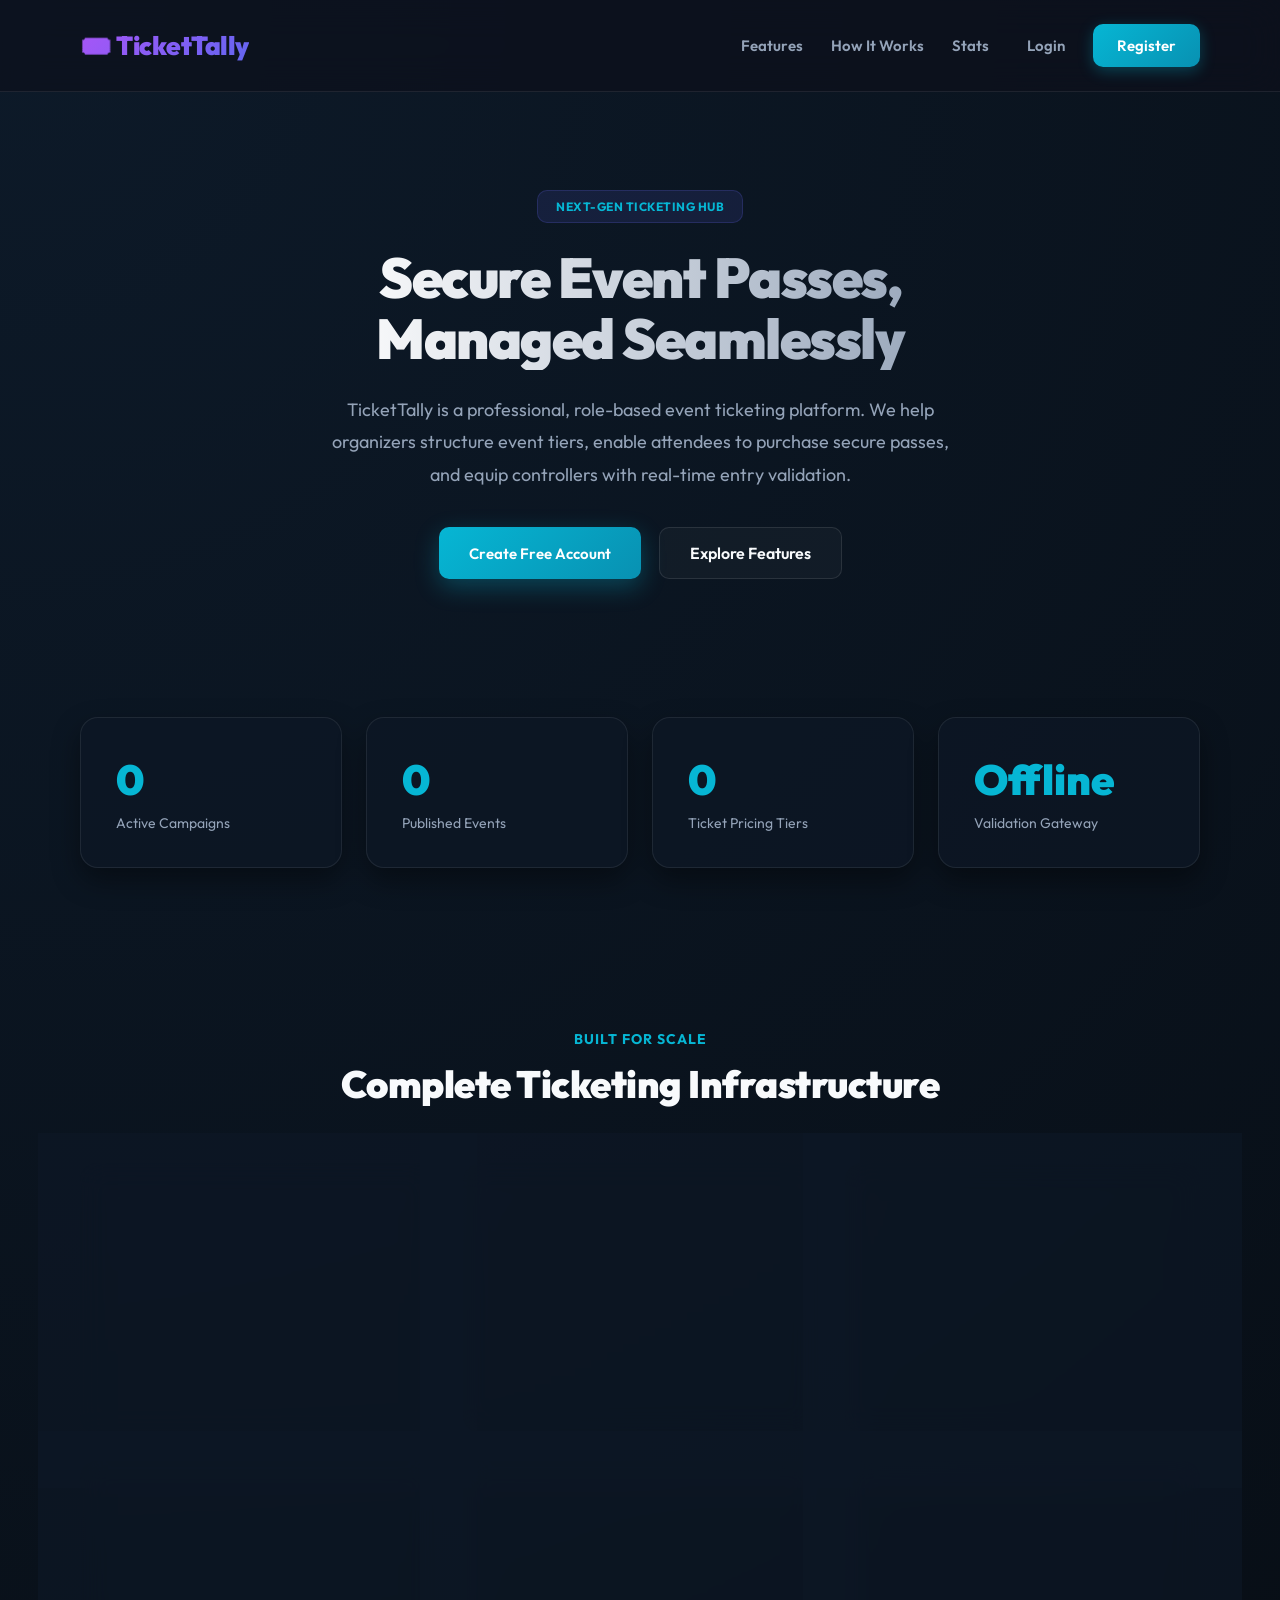
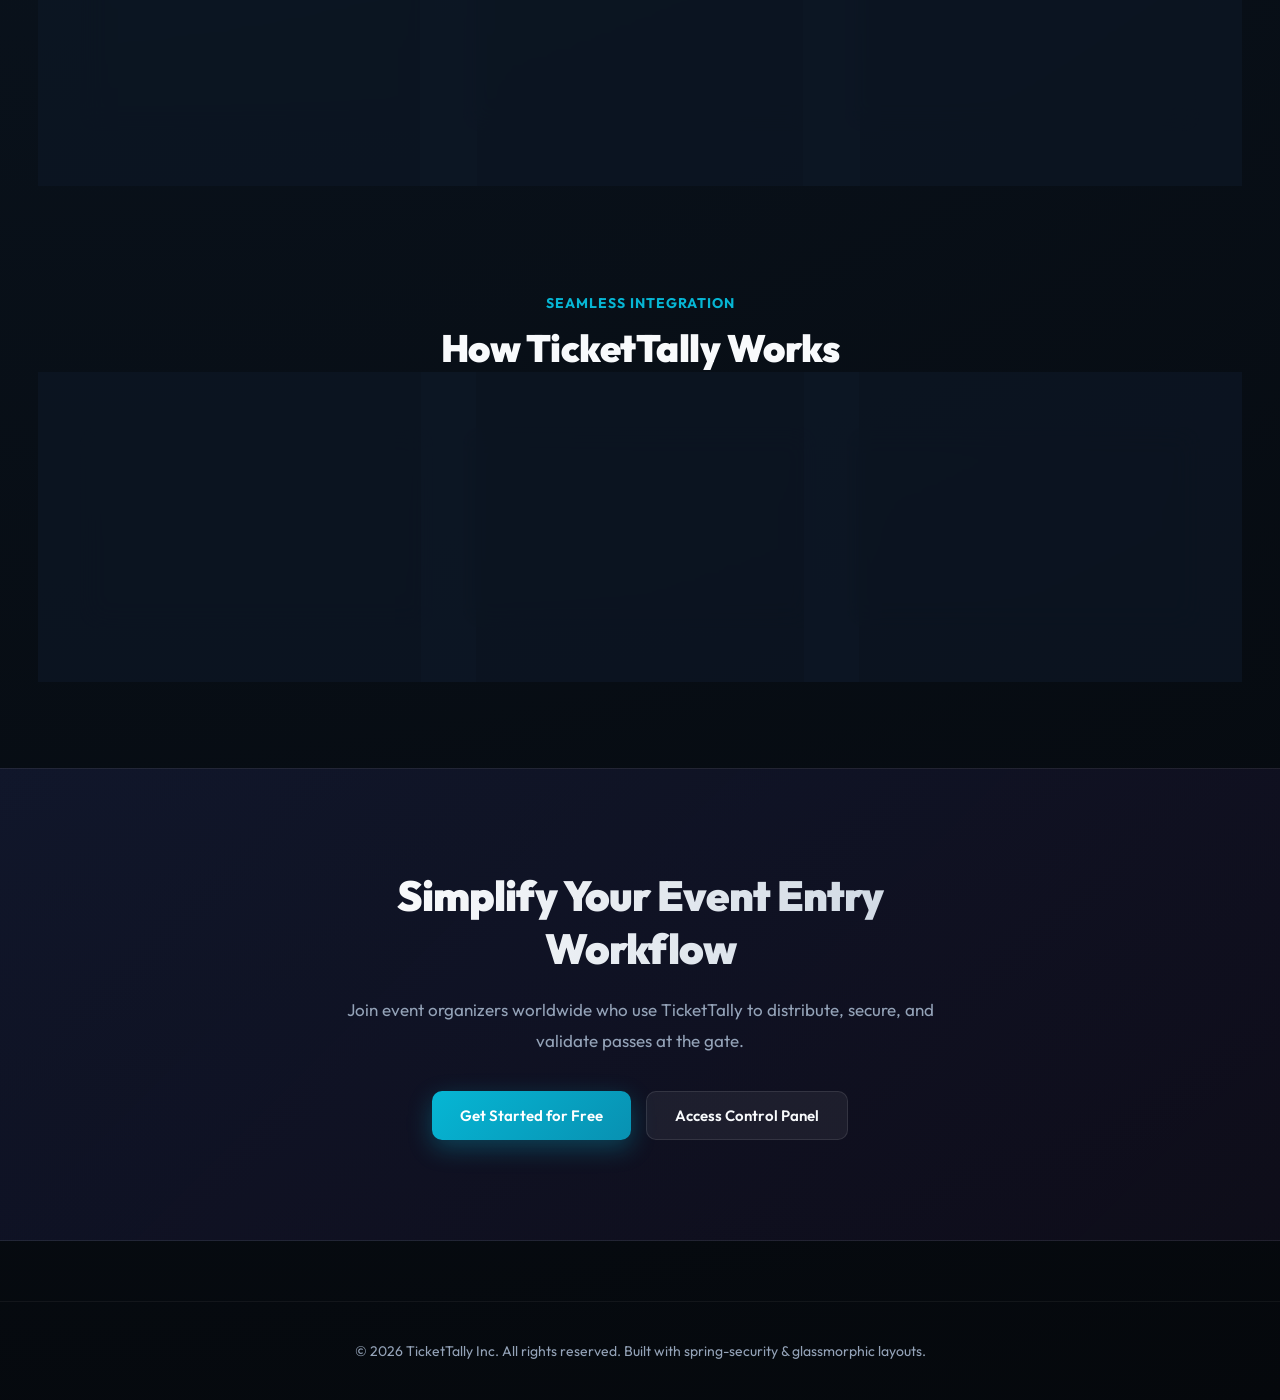
<file: index.html>
<!DOCTYPE html>
<html lang="en">
<head>
    <meta charset="UTF-8">
    <meta name="viewport" content="width=device-width, initial-scale=1.0">
    <title>TicketTally | Secure Event Ticketing & Management</title>
    <link rel="stylesheet" href="common.css">
    <link rel="stylesheet" href="home.css">
    <style>
        /* Add some specific styling for the homepage enhancements */
        .step-section {
            padding: 80px 80px;
            text-align: center;
        }
        .step-grid {
            display: grid;
            grid-template-columns: repeat(auto-fit, minmax(250px, 1fr));
            gap: 30px;
            margin-top: 50px;
        }
        .step-card {
            position: relative;
            padding: 40px 30px;
            text-align: center;
        }
        .step-number {
            position: absolute;
            top: -25px;
            left: 50%;
            transform: translateX(-50%);
            width: 50px;
            height: 50px;
            background: var(--primary-gradient);
            color: white;
            border-radius: 50%;
            display: grid;
            place-items: center;
            font-size: 20px;
            font-weight: 800;
            box-shadow: 0 0 20px var(--primary-glow);
        }
        .step-card h3 {
            margin-top: 15px;
            margin-bottom: 12px;
            font-size: 20px;
            font-weight: 800;
        }
        .step-card p {
            color: var(--text-muted);
            font-size: 14px;
            line-height: 1.6;
        }
        .cta-section {
            padding: 100px 80px;
            text-align: center;
            background: linear-gradient(135deg, rgba(99, 102, 241, 0.1) 0%, rgba(168, 85, 247, 0.05) 100%);
            border-top: 1px solid var(--border);
            border-bottom: 1px solid var(--border);
            margin: 60px 0;
        }
        .cta-content {
            max-width: 650px;
            margin: 0 auto;
        }
        .cta-content h2 {
            font-size: 42px;
            font-weight: 900;
            margin-bottom: 20px;
            letter-spacing: -1px;
            background: linear-gradient(to right, #ffffff, #cbd5e1);
            -webkit-background-clip: text;
            -webkit-text-fill-color: transparent;
        }
        .cta-content p {
            color: var(--text-muted);
            font-size: 17px;
            line-height: 1.8;
            margin-bottom: 35px;
        }
        .cta-buttons {
            display: flex;
            gap: 15px;
            justify-content: center;
        }
        @media (max-width: 768px) {
            .step-section, .cta-section {
                padding: 60px 20px;
            }
            .cta-content h2 {
                font-size: 32px;
            }
            .cta-buttons {
                flex-direction: column;
            }
        }
        
        /* Centered clean hero section */
        .hero {
            grid-template-columns: 1fr !important;
            text-align: center;
            max-width: 800px;
            margin: 0 auto;
            min-height: 65vh !important;
            justify-items: center;
        }
        .hero-left {
            display: flex;
            flex-direction: column;
            align-items: center;
        }
        .hero-buttons {
            justify-content: center;
        }
    </style>
</head>
<body>

<!-- Navigation Bar -->
<nav class="navbar animate-fade-in">
    <div class="logo">🎟️ TicketTally</div>
    <div class="nav-links">
        <a href="#features">Features</a>
        <a href="#workflow">How It Works</a>
        <a href="#stats">Stats</a>
        <a href="login.html" style="margin-left: 10px;">Login</a>
        <a href="register.html" class="nav-btn">Register</a>
    </div>
</nav>

<!-- Hero Section -->
<section class="hero">
    <div class="hero-left">
        <span class="badge">Next-Gen Ticketing Hub</span>
        <h1>Secure Event Passes, Managed Seamlessly</h1>
        <p>
            TicketTally is a professional, role-based event ticketing platform. We help organizers structure event tiers, enable attendees to purchase secure passes, and equip controllers with real-time entry validation.
        </p>
        <div class="hero-buttons">
            <a href="register.html" class="primary-btn">Create Free Account</a>
            <a href="#features" class="outline-btn">Explore Features</a>
        </div>
    </div>
</section>

<!-- Stats Tracker Section -->
<section class="stats-section animate-fade-up" id="stats">
    <div class="glass-card stat-box">
        <h2 id="totalEvents">3</h2>
        <p>Active Campaigns</p>
    </div>

    <div class="glass-card stat-box">
        <h2 id="publishedEvents">2</h2>
        <p>Published Events</p>
    </div>

    <div class="glass-card stat-box">
        <h2 id="ticketTiers">6</h2>
        <p>Ticket Pricing Tiers</p>
    </div>

    <div class="glass-card stat-box">
        <h2 id="systemStatus" class="success">Online</h2>
        <p>Validation Gateway</p>
    </div>
</section>

<!-- Feature Showcase Section -->
<section class="features-section" id="features">
    <div class="section-title">
        <span>Built for Scale</span>
        <h2>Complete Ticketing Infrastructure</h2>
    </div>

    <div class="features-grid">
        <div class="glass-card feature-card">
            <div class="icon">🔐</div>
            <h3>JWT-Secured Platform</h3>
            <p>Role-based security controls keep organizers, gate staff, and user data fully protected.</p>
        </div>

        <div class="glass-card feature-card">
            <div class="icon">📅</div>
            <h3>Event Setup Control</h3>
            <p>Launch event details, schedule times, and establish booking status from a clean dashboard.</p>
        </div>

        <div class="glass-card feature-card">
            <div class="icon">🎫</div>
            <h3>Tiered Ticket Booking</h3>
            <p>Allow ticket holders to select from custom pricing tiers, view availability, and generate passes.</p>
        </div>

        <div class="glass-card feature-card">
            <div class="icon">📲</div>
            <h3>Gate validation</h3>
            <p>Scan serial numbers at the entrance to prevent double entry and validate ticket status instantly.</p>
        </div>

        <div class="glass-card feature-card">
            <div class="icon">📊</div>
            <h3>Analytical Reports</h3>
            <p>Monitor event performance, create metrics summaries, and keep track of security audits.</p>
        </div>

        <div class="glass-card feature-card">
            <div class="icon">👥</div>
            <h3>Role Administration</h3>
            <p>Assign separate permissions for admins, organizers, gate validators, and ticket holders.</p>
        </div>
    </div>
</section>

<!-- Workflow Steps Section -->
<section class="step-section" id="workflow">
    <div class="section-title">
        <span>Seamless Integration</span>
        <h2>How TicketTally Works</h2>
    </div>

    <div class="step-grid">
        <div class="glass-card step-card">
            <div class="step-number">1</div>
            <h3>Launch & Tier Events</h3>
            <p>Organizers draft events and add custom ticket tiers (VIP, Student, Regular) with fixed capacities.</p>
        </div>

        <div class="glass-card step-card">
            <div class="step-number">2</div>
            <h3>Book Secure Passes</h3>
            <p>Holders browse events, purchase available tickets, and generate unique validation serial codes.</p>
        </div>

        <div class="glass-card step-card">
            <div class="step-number">3</div>
            <h3>Scan at the Gate</h3>
            <p>Staff use the validation gateway to scan tickets, record entries, and prevent duplicate check-ins.</p>
        </div>
    </div>
</section>

<!-- Call to Action Section -->
<section class="cta-section">
    <div class="cta-content">
        <h2>Simplify Your Event Entry Workflow</h2>
        <p>Join event organizers worldwide who use TicketTally to distribute, secure, and validate passes at the gate.</p>
        <div class="cta-buttons">
            <a href="register.html" class="primary-btn">Get Started for Free</a>
            <a href="login.html" class="secondary-btn">Access Control Panel</a>
        </div>
    </div>
</section>

<!-- Footer -->
<footer>
    <p>&copy; 2026 TicketTally Inc. All rights reserved. Built with spring-security & glassmorphic layouts.</p>
</footer>

<script src="config.js"></script>
<script src="api.js"></script>
<script src="home.js"></script>
</body>
</html>
</file>
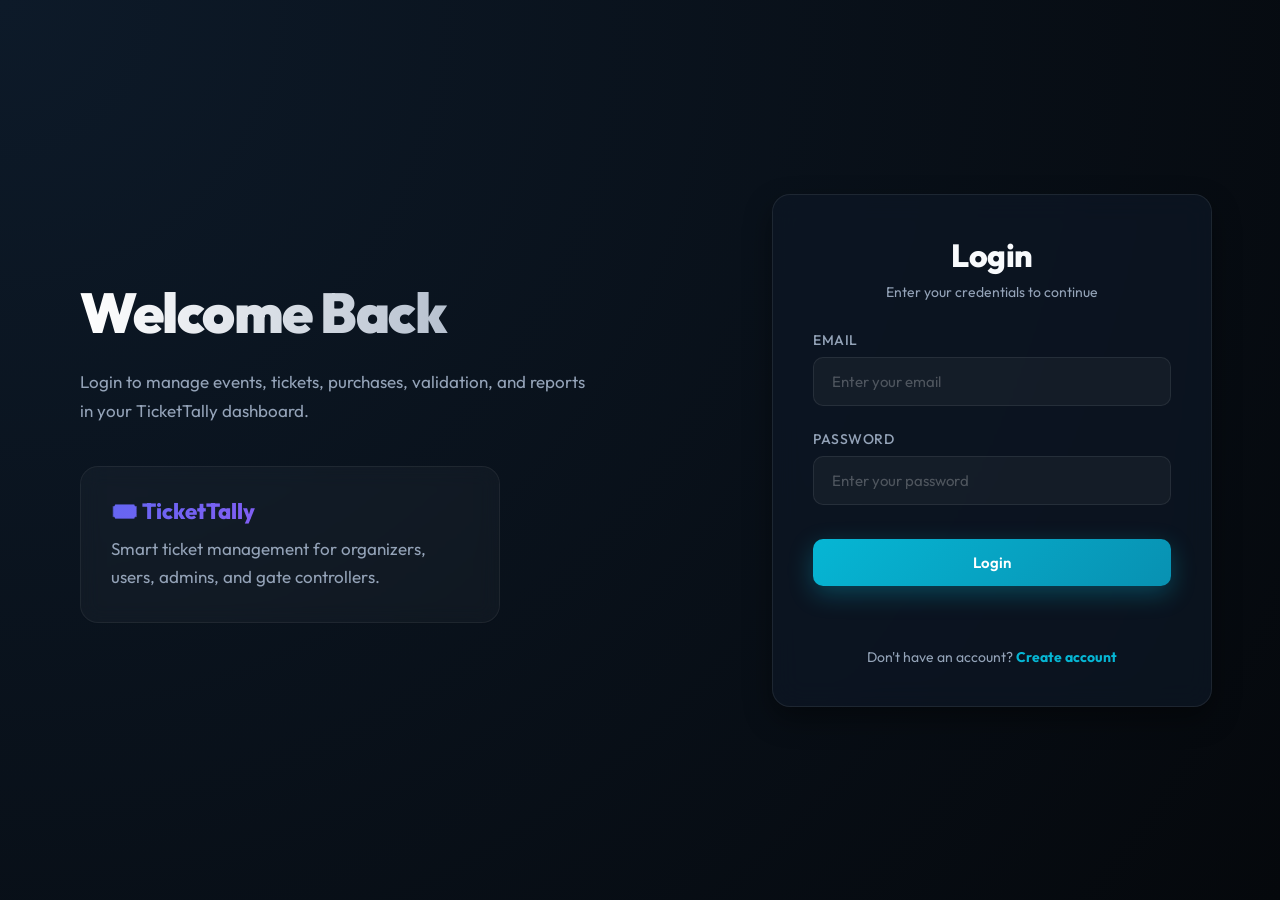
<file: create-event.html>
<!DOCTYPE html>
<html lang="en">
<head>
    <meta charset="UTF-8">
    <meta name="viewport" content="width=device-width, initial-scale=1.0">
    <title>Create Event | TicketTally</title>
    <link rel="stylesheet" href="common.css">
    <link rel="stylesheet" href="sidebar.css">
    <link rel="stylesheet" href="create-event.css">
</head>
<body>

<div class="dashboard-layout">
    <!-- Sidebar -->
    <aside class="sidebar">
        <div class="brand">🎟️ TicketTally</div>
        <nav class="side-nav" id="sidebarMenu">
            <!-- Loaded dynamically by sidebar.js -->
        </nav>
        <button class="logout-btn" id="logoutBtn">🚪 Logout</button>
    </aside>

    <!-- Main Content -->
    <main class="main-content">
        <header class="topbar animate-fade-in">
            <div>
                <h1>Create Event</h1>
                <p>Launch a new ticketing campaign</p>
            </div>
            
            <div class="user-pill">
                <span class="avatar" id="userInitial">O</span>
                <div class="info">
                    <strong id="userName">Organizer</strong>
                    <small id="userRole">EVENT_ORGANIZER</small>
                </div>
            </div>
        </header>

        <section class="create-page animate-fade-up">
            <div class="glass-card form-card">
                <div class="form-header">
                    <span class="status-badge warning">Event Config</span>
                    <h1 style="margin-top: 10px;">Event Settings</h1>
                    <p>Configure the basic venue and schedule parameters for your event.</p>
                </div>

                <form id="createEventForm">
                    <div class="form-grid">
                        <div class="form-group">
                            <label for="title">Event Title</label>
                            <input type="text" id="title" placeholder="e.g. Annual Tech Summit 2026" required>
                        </div>

                        <div class="form-group">
                            <label for="venue">Venue / Location</label>
                            <input type="text" id="venue" placeholder="e.g. Grand Convention Hall" required>
                        </div>

                        <div class="form-group">
                            <label for="startTime">Start Date & Time</label>
                            <input type="datetime-local" id="startTime" required>
                        </div>

                        <div class="form-group">
                            <label for="status">Initial Status</label>
                            <select id="status" required>
                                <option value="DRAFT">DRAFT (Hidden from users)</option>
                                <option value="PUBLISHED">PUBLISHED (Visible immediately)</option>
                                <option value="CANCELLED">CANCELLED</option>
                            </select>
                        </div>
                    </div>

                    <p id="errorMessage" class="error-message"></p>
                    <p id="successMessage" class="success-message"></p>

                    <div class="actions">
                        <a href="events.html" class="secondary-btn cancel-btn">Cancel</a>
                        <button type="submit" class="primary-btn submit-btn" id="createEventBtnSubmit">Create Event</button>
                    </div>
                </form>
            </div>
        </section>
    </main>
</div>

<script src="config.js"></script>
<script src="auth.js"></script>
<script src="api.js"></script>
<script src="sidebar.js"></script>
<script src="create-event.js"></script>

</body>
</html>
</file>
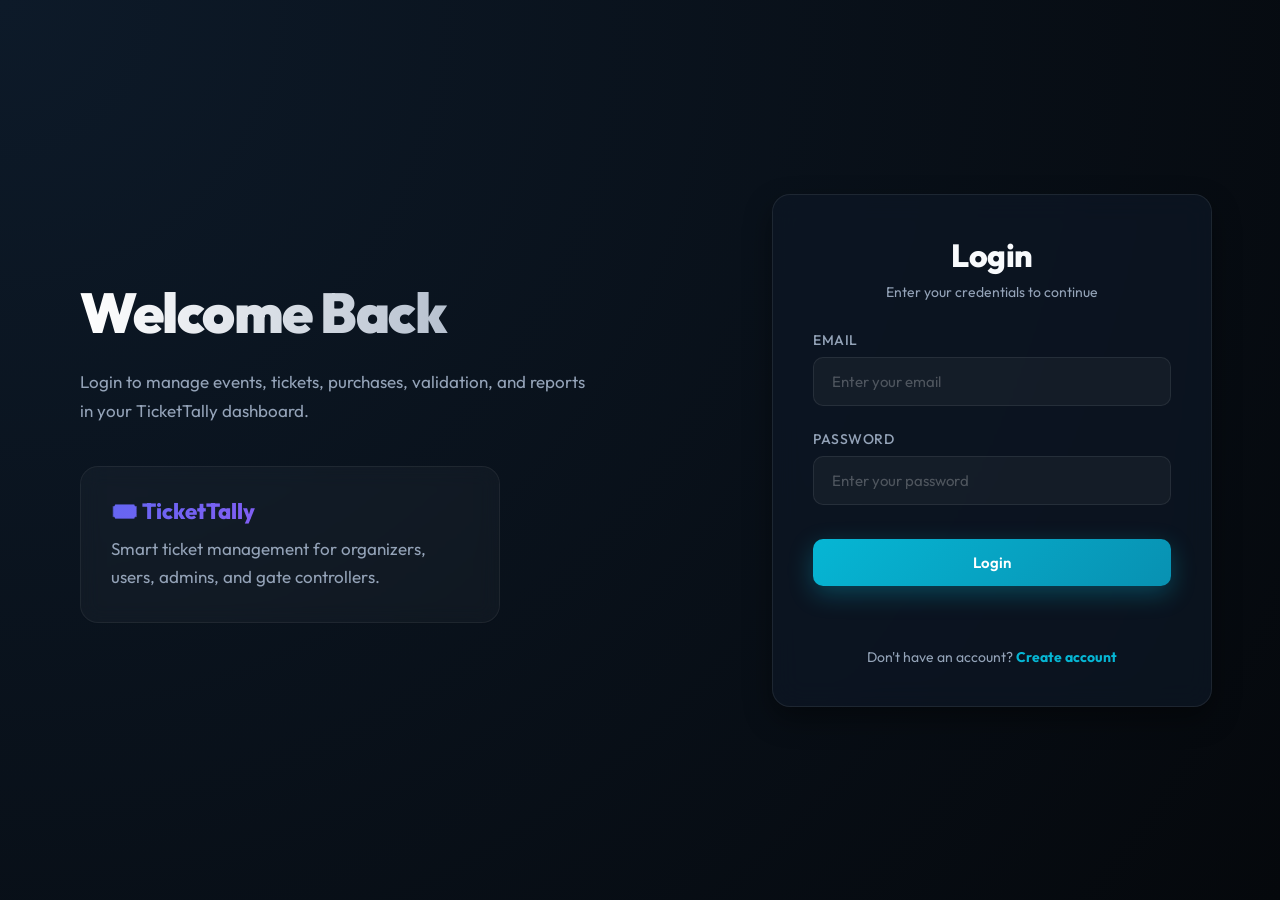
<file: dashboard.html>
<!DOCTYPE html>
<html lang="en">
<head>
    <meta charset="UTF-8">
    <meta name="viewport" content="width=device-width, initial-scale=1.0">
    <title>Dashboard | TicketTally</title>
    <link rel="stylesheet" href="common.css">
    <link rel="stylesheet" href="sidebar.css">
    <link rel="stylesheet" href="dashboard.css">
</head>
<body>

<div class="dashboard-layout">
    <!-- Sidebar -->
    <aside class="sidebar">
        <div class="brand">🎟️ TicketTally</div>
        <nav class="side-nav" id="sidebarMenu">
            <!-- Loaded dynamically by sidebar.js -->
        </nav>
        <button class="logout-btn" id="logoutBtn">🚪 Logout</button>
    </aside>

    <!-- Main Content -->
    <main class="main-content">
        <header class="topbar animate-fade-in">
            <div>
                <h1>Dashboard</h1>
                <p id="welcomeText">Welcome back</p>
            </div>

            <div class="user-pill">
                <span class="avatar" id="userInitial">U</span>
                <div class="info">
                    <strong id="userName">User</strong>
                    <small id="userRole">Role</small>
                </div>
            </div>
        </header>

        <!-- Hero Welcome -->
        <section class="hero-card animate-fade-up" style="margin-bottom: 30px;">
            <div>
                <h2 id="roleTitle">TicketTally Control Center</h2>
                <p id="roleDescription">
                    Manage your ticketing workflow, events, and entry scans easily from one clean, responsive dashboard.
                </p>
            </div>
        </section>

        <!-- Stats Grid -->
        <section class="stats-grid animate-fade-up">
            <div class="glass-card stat-card" id="ticketStatCard">
                <span>🎫</span>
                <h3 id="ticketCardTitle">Tickets</h3>
                <p id="totalTickets">--</p>
            </div>

            <div class="glass-card stat-card" id="eventStatCard">
                <span>📅</span>
                <h3 id="eventCardTitle">Events</h3>
                <p id="totalEvents">--</p>
            </div>

            <div class="glass-card stat-card" id="scanStatCard">
                <span>✅</span>
                <h3 id="scanCardTitle">Validated Scans</h3>
                <p id="validatedTickets">--</p>
            </div>

            <div class="glass-card stat-card" id="userStatCard">
                <span>👥</span>
                <h3 id="userCardTitle">System Users</h3>
                <p id="totalUsers">--</p>
            </div>
        </section>

        <!-- Content Panels -->
        <section class="content-grid animate-fade-up">
            <div class="glass-card panel">
                <h2>Quick Actions</h2>
                <div id="quickActions" class="action-list">
                    <!-- Loaded dynamically -->
                </div>
            </div>

            <div class="glass-card panel">
                <h2>Account Details</h2>
                <div class="details-row">
                    <span>Name</span>
                    <strong id="detailName">--</strong>
                </div>
                <div class="details-row">
                    <span>Email</span>
                    <strong id="detailEmail">--</strong>
                </div>
                <div class="details-row">
                    <span>Role</span>
                    <strong id="detailRole">--</strong>
                </div>
            </div>
        </section>
    </main>
</div>

<script src="config.js"></script>
<script src="auth.js"></script>
<script src="api.js"></script>
<script src="sidebar.js"></script>
<script src="dashboard.js"></script>

</body>
</html>
</file>
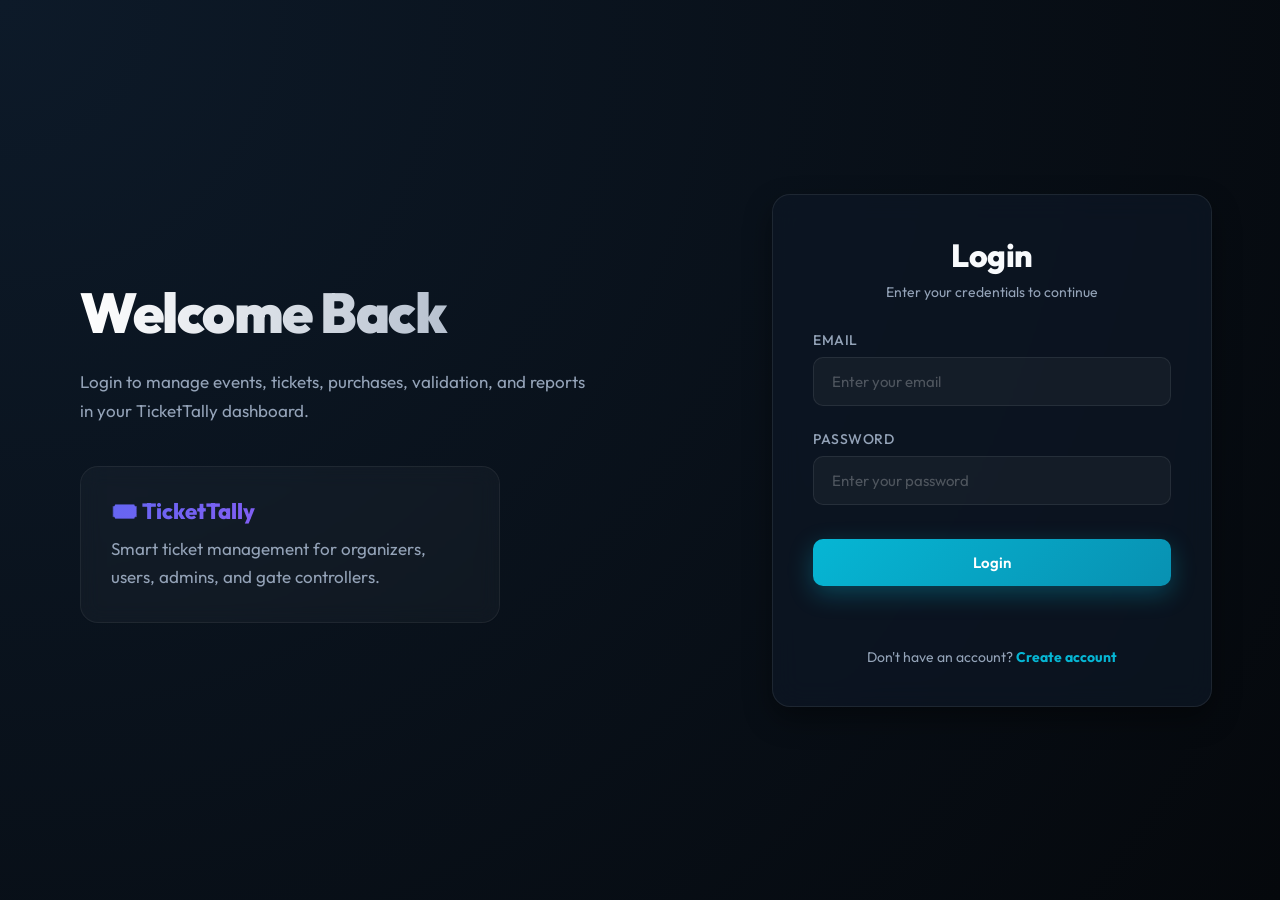
<file: event-details.html>
<!DOCTYPE html>
<html lang="en">
<head>
    <meta charset="UTF-8">
    <meta name="viewport" content="width=device-width, initial-scale=1.0">
    <title>Event Details | TicketTally</title>
    <link rel="stylesheet" href="common.css">
    <link rel="stylesheet" href="sidebar.css">
    <link rel="stylesheet" href="event-details.css">
</head>
<body>

<div class="dashboard-layout">
    <!-- Sidebar -->
    <aside class="sidebar">
        <div class="brand">🎟️ TicketTally</div>
        <nav class="side-nav" id="sidebarMenu">
            <!-- Loaded dynamically by sidebar.js -->
        </nav>
        <button class="logout-btn" id="logoutBtn">🚪 Logout</button>
    </aside>

    <!-- Main Content -->
    <main class="main-content">
        <div class="details-page animate-fade-in">
            <a href="events.html" class="back-link">← Back to Events</a>

            <!-- Event Hero -->
            <section class="event-hero">
                <div>
                    <span id="eventStatus" class="status-badge" style="background: rgba(255,255,255,0.18); color: white; border: none; margin-bottom: 15px;">Loading</span>
                    <h1 id="eventTitle">Loading event...</h1>
                    <p id="eventDescription">Please wait while details are loaded...</p>
                    <div id="eventHeroActions" style="margin-top: 24px; display: flex; gap: 12px;"></div>
                </div>
            </section>

            <!-- Info Cards Grid -->
            <section class="info-grid">
                <div class="glass-card info-card">
                    <span>📍</span>
                    <h3>Venue</h3>
                    <p id="eventVenue">--</p>
                </div>

                <div class="glass-card info-card">
                    <span>🗓️</span>
                    <h3>Date & Time</h3>
                    <p id="eventDate">--</p>
                </div>

                <div class="glass-card info-card">
                    <span>🎟️</span>
                    <h3>Event ID</h3>
                    <p id="eventIdText">--</p>
                </div>
            </section>

            <!-- Tiers Section -->
            <section class="tiers-section">
                <h2>Available Ticket Tiers</h2>
                <div id="tiersContainer" class="tiers-grid">
                    <p class="loading">Loading ticket tiers...</p>
                </div>
            </section>
        </div>
    </main>
</div>

<script src="config.js"></script>
<script src="auth.js"></script>
<script src="api.js"></script>
<script src="sidebar.js"></script>
<script src="event-details.js"></script>

</body>
</html>
</file>
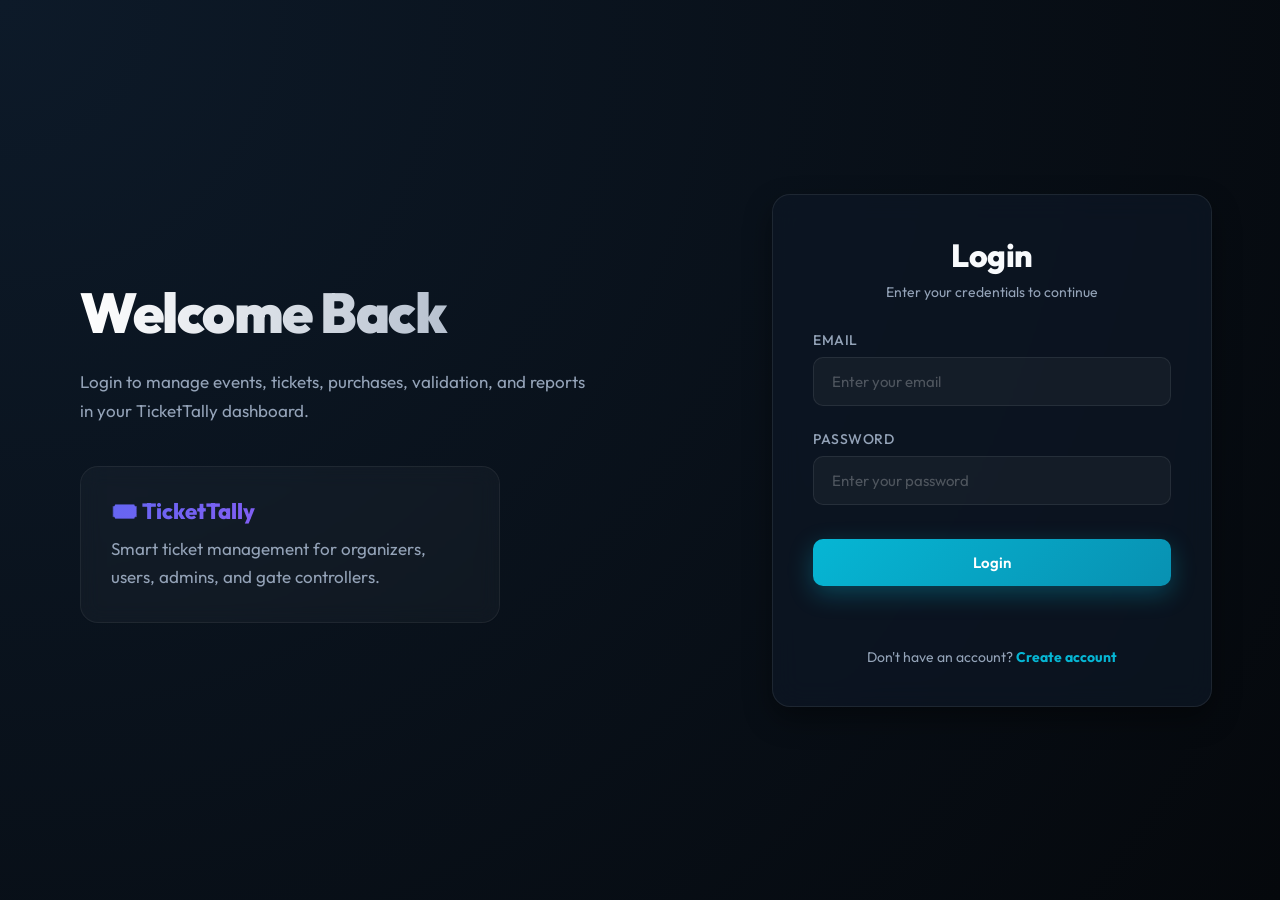
<file: events.html>
<!DOCTYPE html>
<html lang="en">
<head>
    <meta charset="UTF-8">
    <meta name="viewport" content="width=device-width, initial-scale=1.0">
    <title>Events | TicketTally</title>
    <link rel="stylesheet" href="common.css">
    <link rel="stylesheet" href="sidebar.css">
    <link rel="stylesheet" href="events.css">
</head>
<body>

<div class="dashboard-layout">
    <!-- Sidebar -->
    <aside class="sidebar">
        <div class="brand">🎟️ TicketTally</div>
        <nav class="side-nav" id="sidebarMenu">
            <!-- Loaded dynamically by sidebar.js -->
        </nav>
        <button class="logout-btn" id="logoutBtn">🚪 Logout</button>
    </aside>

    <!-- Main Content -->
    <main class="main-content">
        <header class="page-header topbar animate-fade-in">
            <div>
                <h1>Events Catalog</h1>
                <p>Browse and manage all available events.</p>
            </div>

            <button id="createEventBtn" class="primary-btn">
                + Create Event
            </button>
        </header>

        <section id="eventsContainer" class="events-grid animate-fade-up">
            <p class="loading">Loading events catalog...</p>
        </section>
    </main>
</div>

<script src="config.js"></script>
<script src="auth.js"></script>
<script src="api.js"></script>
<script src="sidebar.js"></script>
<script src="events.js"></script>

</body>
</html>
</file>
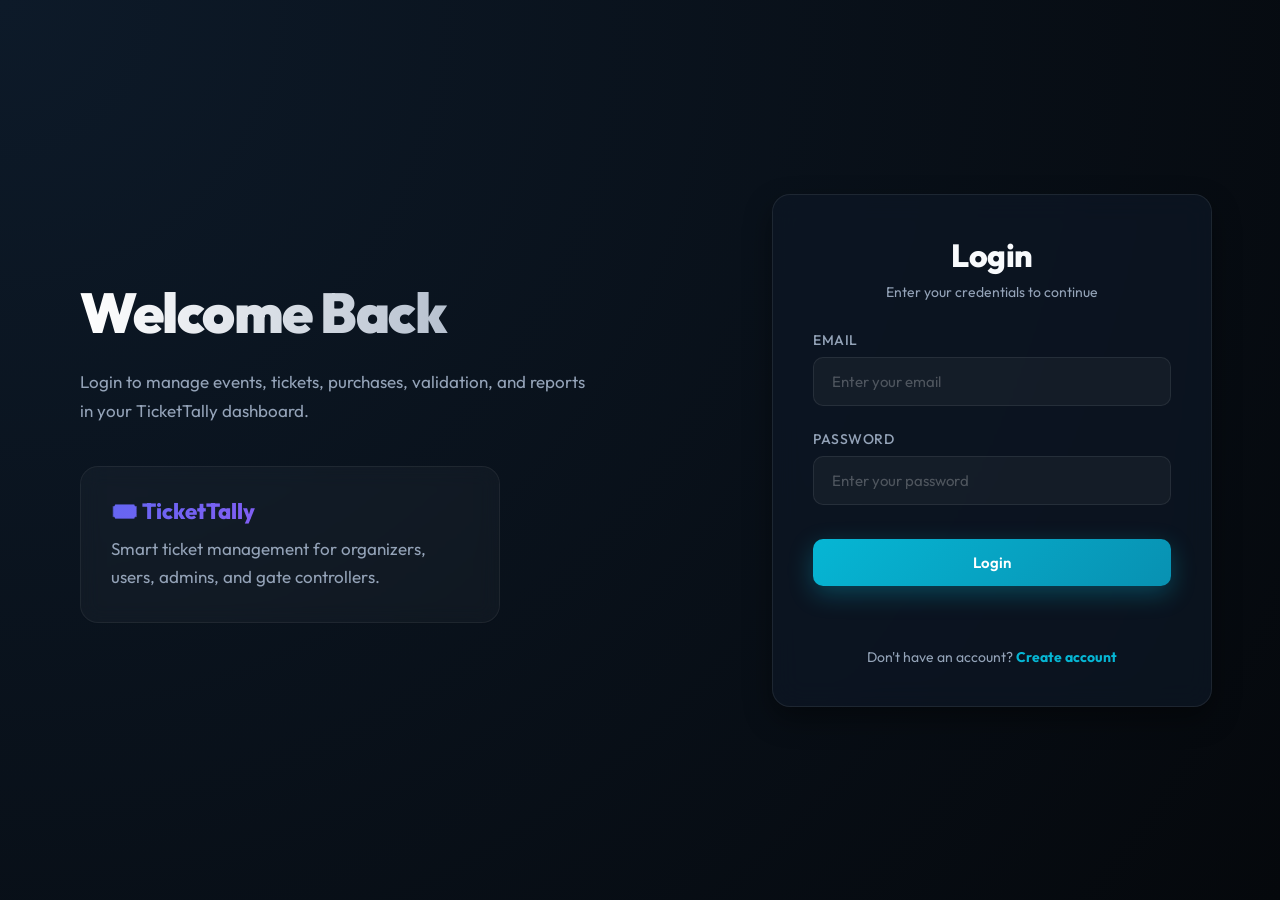
<file: login.html>
<!DOCTYPE html>
<html lang="en">
<head>
    <meta charset="UTF-8">
    <meta name="viewport" content="width=device-width, initial-scale=1.0">
    <title>Login | TicketTally</title>

    <link rel="stylesheet" href="common.css">
    <link rel="stylesheet" href="login.css">
</head>
<body>

    <div class="auth-page">

        <div class="auth-left">
            <h1>Welcome Back</h1>
            <p>
                Login to manage events, tickets, purchases, validation, and reports
                in your TicketTally dashboard.
            </p>

            <div class="auth-info-card">
                <h3>🎟️ TicketTally</h3>
                <p>Smart ticket management for organizers, users, admins, and gate controllers.</p>
            </div>
        </div>

        <div class="auth-right">
            <div class="glass-card login-card">

                <div class="login-header">
                    <h2>Login</h2>
                    <p>Enter your credentials to continue</p>
                </div>

                <form id="loginForm">

                    <div class="form-group">
                        <label>Email</label>
                        <input type="email" id="email" placeholder="Enter your email" required>
                    </div>

                    <div class="form-group">
                        <label>Password</label>
                        <input type="password" id="password" placeholder="Enter your password" required>
                    </div>

                    <button type="submit" class="primary-btn login-btn">Login</button>

                    <p id="loginMessage" class="message"></p>

                </form>

                <div class="register-link">
                    <p>Don't have an account? <a href="register.html">Create account</a></p>
                </div>

            </div>
        </div>

    </div>

    <script src="config.js"></script>
    <script src="auth.js"></script>
    <script src="login.js"></script>

</body>
</html>
</file>
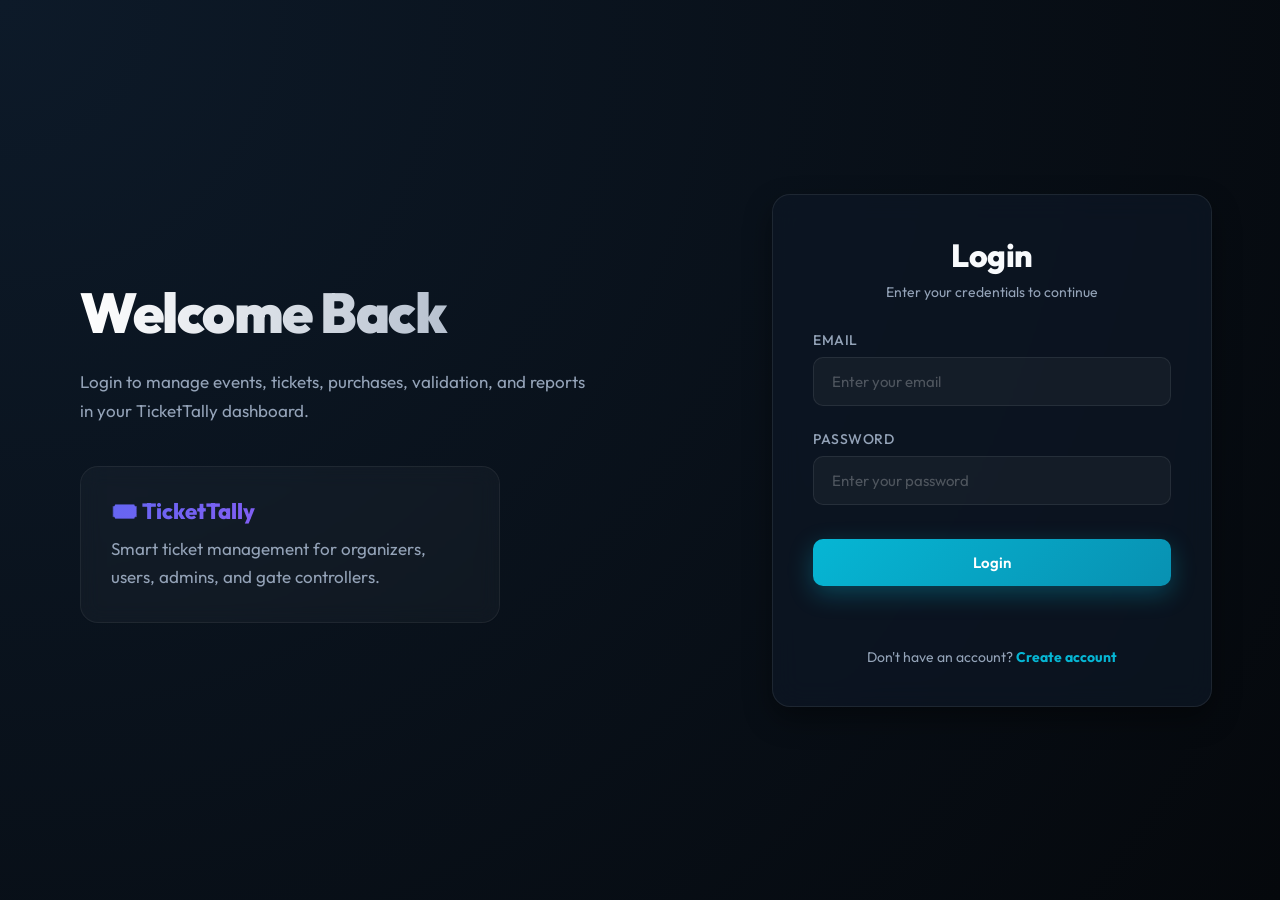
<file: manage-tiers.html>
<!DOCTYPE html>
<html lang="en">
<head>
    <meta charset="UTF-8">
    <meta name="viewport" content="width=device-width, initial-scale=1.0">
    <title>Manage Ticket Tiers | TicketTally</title>
    <link rel="stylesheet" href="common.css">
    <link rel="stylesheet" href="sidebar.css">
    <link rel="stylesheet" href="manage-tiers.css">
</head>
<body>

<div class="dashboard-layout">
    <!-- Sidebar -->
    <aside class="sidebar">
        <div class="brand">🎟️ TicketTally</div>
        <nav class="side-nav" id="sidebarMenu">
            <!-- Loaded dynamically by sidebar.js -->
        </nav>
        <button class="logout-btn" id="logoutBtn">🚪 Logout</button>
    </aside>

    <!-- Main Content -->
    <main class="main-content">
        <div class="tiers-page animate-fade-in">
            <header class="page-header topbar">
                <div>
                    <p class="eyebrow">Event Management</p>
                    <h1>Manage Ticket Tiers</h1>
                    <p class="subtitle">Create, update, and manage ticket pricing for your event.</p>
                </div>

                <button id="openAddFormBtn" class="primary-btn">+ Add Tier</button>
            </header>

            <!-- Event info card -->
            <section class="glass-card event-info-card">
                <div>
                    <p class="label">Selected Event</p>
                    <h2 id="eventTitle">Loading event...</h2>
                </div>
                <span id="eventStatus" class="status-badge warning">...</span>
            </section>

            <!-- Add/Edit form -->
            <section id="tierFormSection" class="glass-card form-card hidden">
                <div class="form-header">
                    <h2 id="formTitle">Add Ticket Tier</h2>
                    <button id="closeFormBtn" class="icon-btn">✕</button>
                </div>

                <form id="tierForm">
                    <input type="hidden" id="tierId">

                    <div class="form-grid">
                        <div class="form-group">
                            <label for="tierName">Tier Name</label>
                            <input type="text" id="tierName" placeholder="e.g. VIP, Regular, Early Bird" required autocomplete="off">
                        </div>

                        <div class="form-group">
                            <label for="price">Price (₹)</label>
                            <input type="number" id="price" placeholder="e.g. 999" min="0" step="0.01" required>
                        </div>

                        <div class="form-group">
                            <label for="capacity">Capacity</label>
                            <input type="number" id="capacity" placeholder="e.g. 100" min="1" required>
                        </div>

                        <div class="form-group">
                            <label for="remainingQuantity">Remaining Quantity</label>
                            <input type="number" id="remainingQuantity" placeholder="e.g. 100" min="0" required>
                        </div>
                    </div>

                    <div class="form-actions">
                        <button type="button" id="cancelBtn" class="secondary-btn">Cancel</button>
                        <button type="submit" class="primary-btn">Save Tier</button>
                    </div>
                </form>
            </section>

            <!-- Tiers List -->
            <section class="tiers-section">
                <div class="section-title">
                    <h2>Ticket Tiers</h2>
                    <p id="tierCount">0 tiers available</p>
                </div>

                <div id="tiersContainer" class="tiers-grid">
                    <!-- Dynamic tiers -->
                </div>
            </section>
        </div>
    </main>
</div>

<script src="config.js"></script>
<script src="auth.js"></script>
<script src="api.js"></script>
<script src="sidebar.js"></script>
<script src="manage-tiers.js"></script>

</body>
</html>
</file>
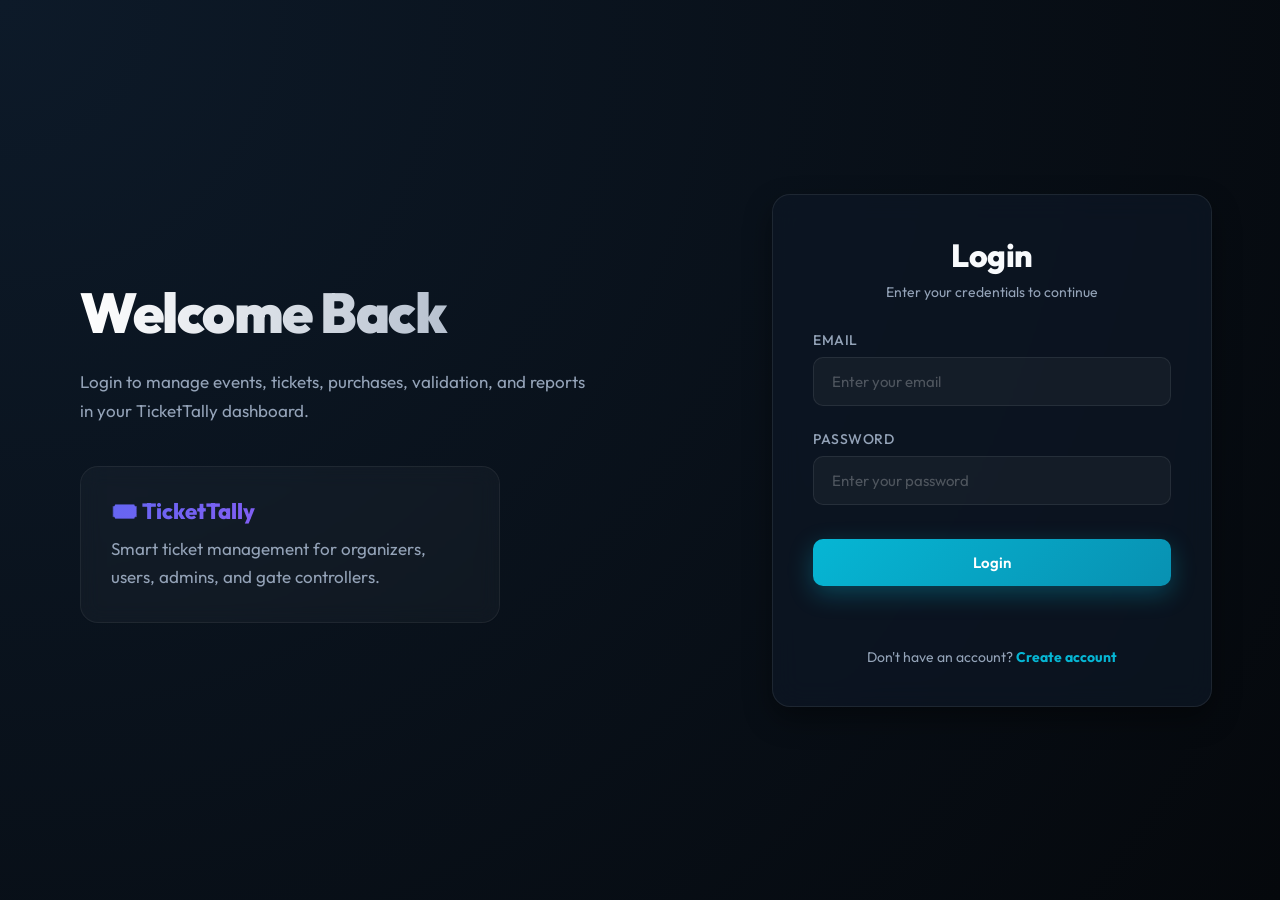
<file: my-tickets.html>
<!DOCTYPE html>
<html lang="en">
<head>
    <meta charset="UTF-8">
    <meta name="viewport" content="width=device-width, initial-scale=1.0">
    <title>My Tickets | TicketTally</title>
    <link rel="stylesheet" href="common.css">
    <link rel="stylesheet" href="sidebar.css">
    <link rel="stylesheet" href="my-tickets.css">
</head>
<body>

<div class="dashboard-layout">
    <!-- Sidebar -->
    <aside class="sidebar">
        <div class="brand">🎟️ TicketTally</div>
        <nav class="side-nav" id="sidebarMenu">
            <!-- Loaded dynamically by sidebar.js -->
        </nav>
        <button class="logout-btn" id="logoutBtn">🚪 Logout</button>
    </aside>

    <!-- Main Content -->
    <main class="main-content">
        <div class="tickets-page animate-fade-in">
            <section class="tickets-header">
                <p class="eyebrow">Ticket Holder</p>
                <h1>My Tickets</h1>
                <p>View all tickets purchased by you.</p>
            </section>

            <section id="ticketsContainer" class="tickets-grid animate-fade-up">
                <!-- Dynamic cards -->
            </section>
        </div>
    </main>
</div>

<script src="config.js"></script>
<script src="api.js"></script>
<script src="auth.js"></script>
<script src="sidebar.js"></script>
<script src="my-tickets.js"></script>

</body>
</html>
</file>
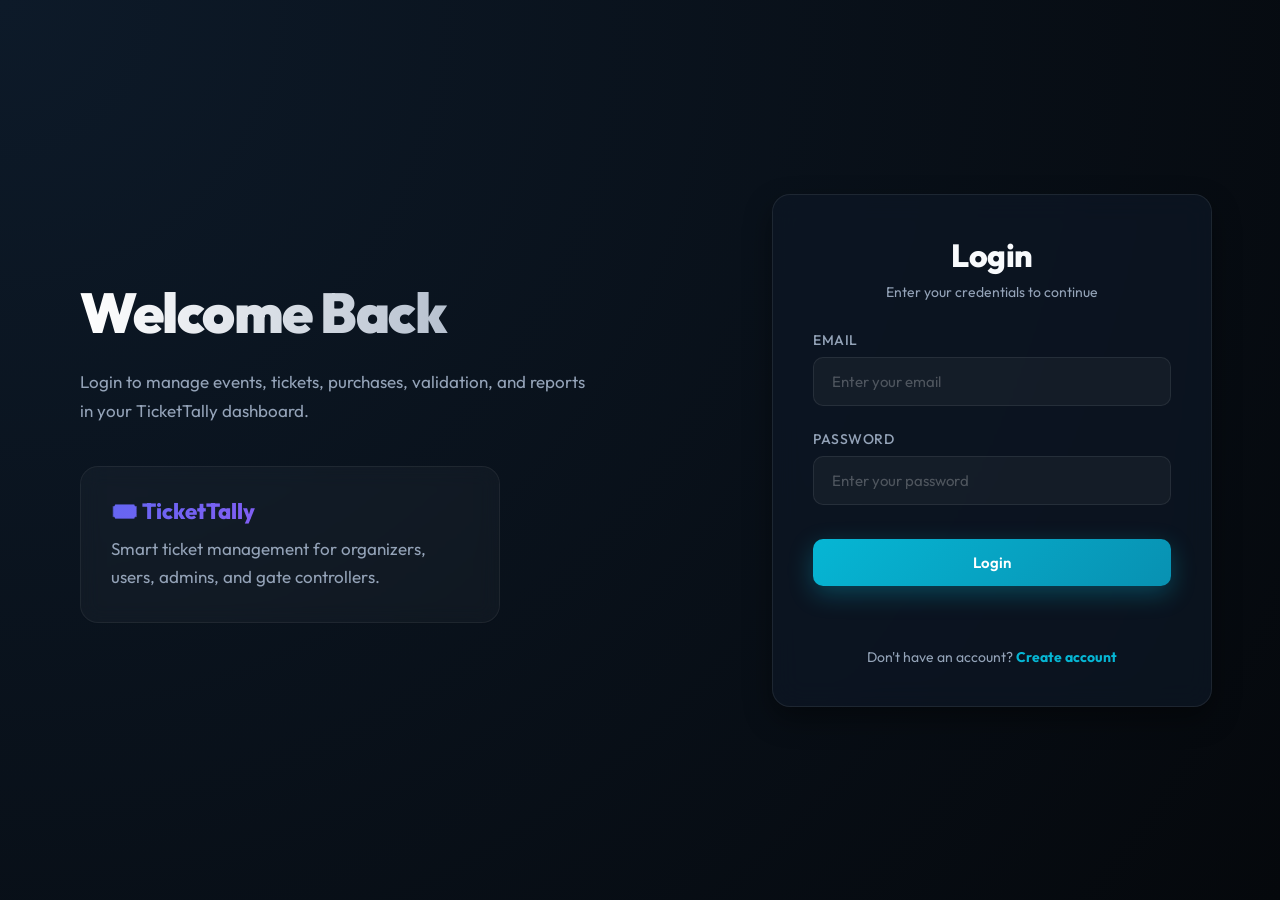
<file: profile.html>
<!DOCTYPE html>
<html lang="en">
<head>
    <meta charset="UTF-8">
    <meta name="viewport" content="width=device-width, initial-scale=1.0">
    <title>Profile | TicketTally</title>
    <link rel="stylesheet" href="common.css">
    <link rel="stylesheet" href="sidebar.css">
    <style>
        .profile-container {
            max-width: 800px;
            margin: 0 auto;
        }
        .profile-grid {
            display: grid;
            grid-template-columns: 1fr 2fr;
            gap: 30px;
            margin-top: 20px;
        }
        .profile-avatar-card {
            display: flex;
            flex-direction: column;
            align-items: center;
            text-align: center;
            padding: 40px 20px;
        }
        .profile-avatar-card .large-avatar {
            width: 100px;
            height: 100px;
            background: var(--primary-gradient);
            border-radius: 50%;
            display: grid;
            place-items: center;
            font-size: 38px;
            font-weight: 800;
            color: white;
            box-shadow: 0 0 30px var(--primary-glow);
            margin-bottom: 20px;
        }
        .profile-avatar-card h2 {
            font-size: 22px;
            margin-bottom: 6px;
        }
        .profile-avatar-card p {
            color: var(--text-muted);
            font-size: 14px;
            margin-bottom: 20px;
        }
        .profile-info-card {
            padding: 35px;
        }
        .profile-info-card h3 {
            font-size: 20px;
            margin-bottom: 25px;
            border-bottom: 1px solid var(--border);
            padding-bottom: 10px;
        }
        .info-row {
            display: flex;
            justify-content: space-between;
            align-items: center;
            padding: 16px 0;
            border-bottom: 1px solid rgba(255, 255, 255, 0.05);
        }
        .info-row:last-child {
            border-bottom: none;
        }
        .info-row span {
            color: var(--text-muted);
            font-weight: 500;
        }
        .info-row strong {
            color: var(--text);
            font-size: 16px;
        }
        @media (max-width: 768px) {
            .profile-grid {
                grid-template-columns: 1fr;
            }
        }
    </style>
</head>
<body>

<div class="dashboard-layout">
    <!-- Sidebar -->
    <aside class="sidebar">
        <div class="brand">🎟️ TicketTally</div>
        <nav class="side-nav" id="sidebarMenu">
            <!-- Loaded dynamically by sidebar.js -->
        </nav>
        <button class="logout-btn" id="logoutBtn">🚪 Logout</button>
    </aside>

    <!-- Main Content -->
    <main class="main-content">
        <header class="topbar animate-fade-in">
            <div>
                <h1>User Profile</h1>
                <p>Manage your account details and settings</p>
            </div>
            
            <div class="user-pill">
                <span class="avatar" id="userInitial">U</span>
                <div class="info">
                    <strong id="userName">User</strong>
                    <small id="userRole">Role</small>
                </div>
            </div>
        </header>

        <section class="profile-container animate-fade-up">
            <div class="profile-grid">
                
                <!-- Avatar card -->
                <div class="glass-card profile-avatar-card">
                    <div class="large-avatar" id="profileInitial">U</div>
                    <h2 id="profileName">User Name</h2>
                    <p id="profileRoleBadge"><span class="status-badge online">Role</span></p>
                </div>

                <!-- Profile details -->
                <div class="glass-card profile-info-card">
                    <h3>Account Information</h3>
                    
                    <div class="info-row">
                        <span>Full Name</span>
                        <strong id="profileFullName">--</strong>
                    </div>
                    
                    <div class="info-row">
                        <span>Email Address</span>
                        <strong id="profileEmail">--</strong>
                    </div>
                    
                    <div class="info-row">
                        <span>Username</span>
                        <strong id="profileUsername">--</strong>
                    </div>
                    
                    <div class="info-row">
                        <span>User Role</span>
                        <strong id="profileRole">--</strong>
                    </div>

                    <div class="info-row">
                        <span>Account Status</span>
                        <strong id="profileStatus"><span class="status-badge online">Active</span></strong>
                    </div>
                </div>

            </div>
        </section>
    </main>
</div>

<script src="config.js"></script>
<script src="auth.js"></script>
<script src="api.js"></script>
<script src="sidebar.js"></script>
<script src="profile.js"></script>
</body>
</html>
</file>
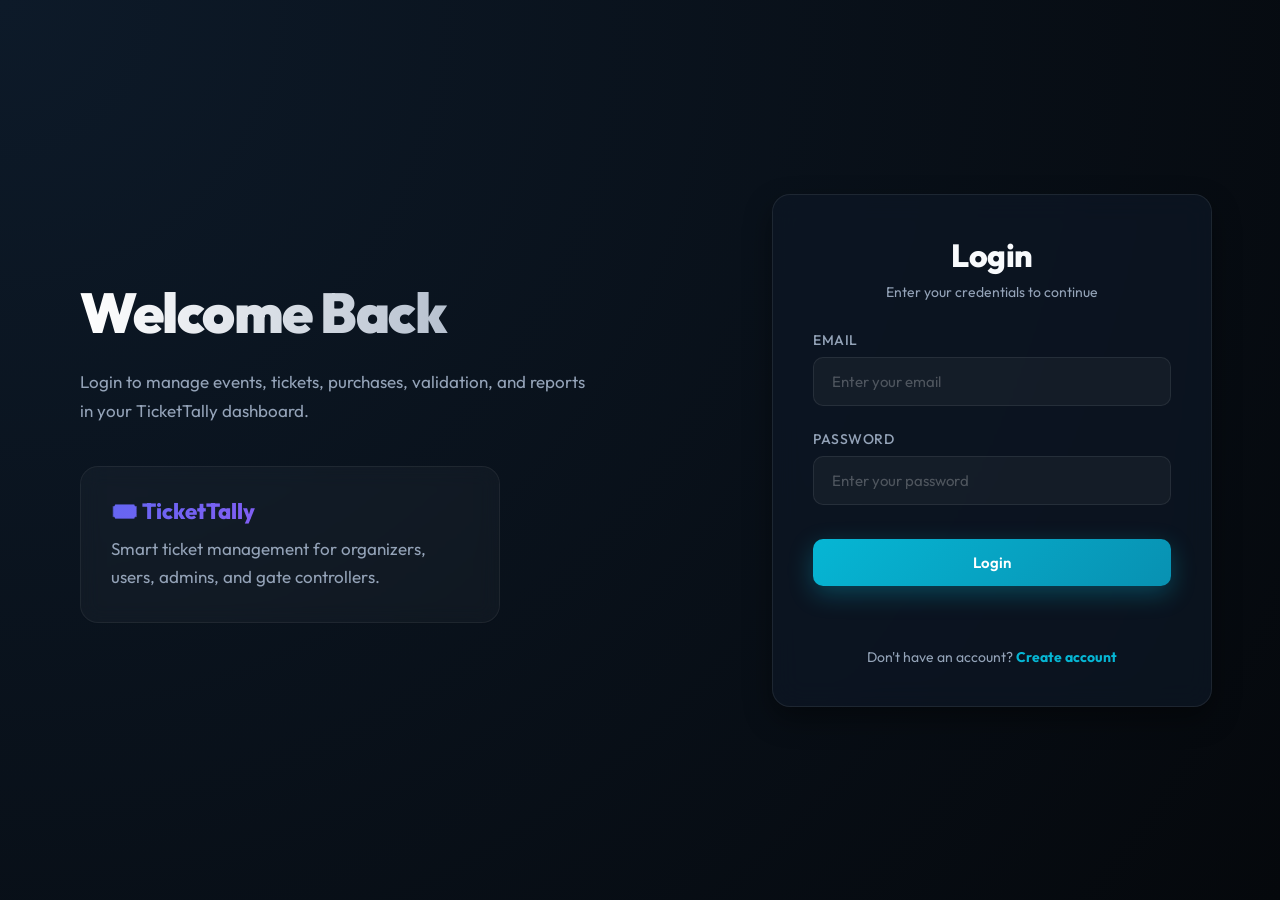
<file: purchase.html>
<!DOCTYPE html>
<html lang="en">
<head>
    <meta charset="UTF-8">
    <meta name="viewport" content="width=device-width, initial-scale=1.0">
    <title>Purchase Ticket | TicketTally</title>
    <link rel="stylesheet" href="common.css">
    <link rel="stylesheet" href="sidebar.css">
    <link rel="stylesheet" href="purchase.css">
</head>
<body>

<div class="dashboard-layout">
    <!-- Sidebar -->
    <aside class="sidebar">
        <div class="brand">🎟️ TicketTally</div>
        <nav class="side-nav" id="sidebarMenu">
            <!-- Loaded dynamically by sidebar.js -->
        </nav>
        <button class="logout-btn" id="logoutBtn">🚪 Logout</button>
    </aside>

    <!-- Main Content -->
    <main class="main-content">
        <div class="purchase-page animate-fade-in">
            <section class="purchase-header">
                <p class="eyebrow">Ticket Booking</p>
                <h1>Purchase Ticket</h1>
                <p>Select a ticket tier and confirm your booking.</p>
            </section>

            <!-- Event Card -->
            <section class="glass-card event-card">
                <p class="label">Selected Event</p>
                <h2 id="eventTitle">Loading event...</h2>
                <p id="eventVenue">Loading venue...</p>
                <div style="margin-top: 10px;"><span id="eventStatus" class="status-badge warning">...</span></div>
            </section>

            <!-- Success Box -->
            <section id="successBox" class="glass-card success-box hidden">
                <h2>🎉 Ticket Purchased Successfully</h2>
                <p><strong>Ticket ID / Serial:</strong> <span id="ticketSerial" style="letter-spacing: 1px; font-weight: 700; color: var(--primary);"></span></p>
                <p><strong>Event:</strong> <span id="ticketEvent"></span></p>
                <p><strong>Holder:</strong> <span id="ticketHolder"></span></p>
                <div style="margin-top: 15px;">
                    <a href="my-tickets.html" class="primary-btn">View My Tickets</a>
                </div>
            </section>

            <!-- Purchase Selection Card -->
            <section class="glass-card purchase-card" id="selectionCard">
                <h2>Choose Ticket Tier</h2>

                <div id="tiersContainer" class="tiers-container">
                    <!-- Dynamic tiers -->
                </div>

                <div id="selectedBox" class="selected-box hidden">
                    <h3>Selected Ticket</h3>
                    <p><strong>Tier:</strong> <span id="selectedTierName"></span></p>
                    <p><strong>Price:</strong> ₹<span id="selectedTierPrice"></span></p>
                </div>

                <button id="purchaseBtn" class="primary-btn purchase-btn" disabled>
                    Confirm Booking
                </button>
            </section>
        </div>
    </main>
</div>

<script src="config.js"></script>
<script src="api.js"></script>
<script src="auth.js"></script>
<script src="sidebar.js"></script>
<script src="purchase.js"></script>

</body>
</html>
</file>
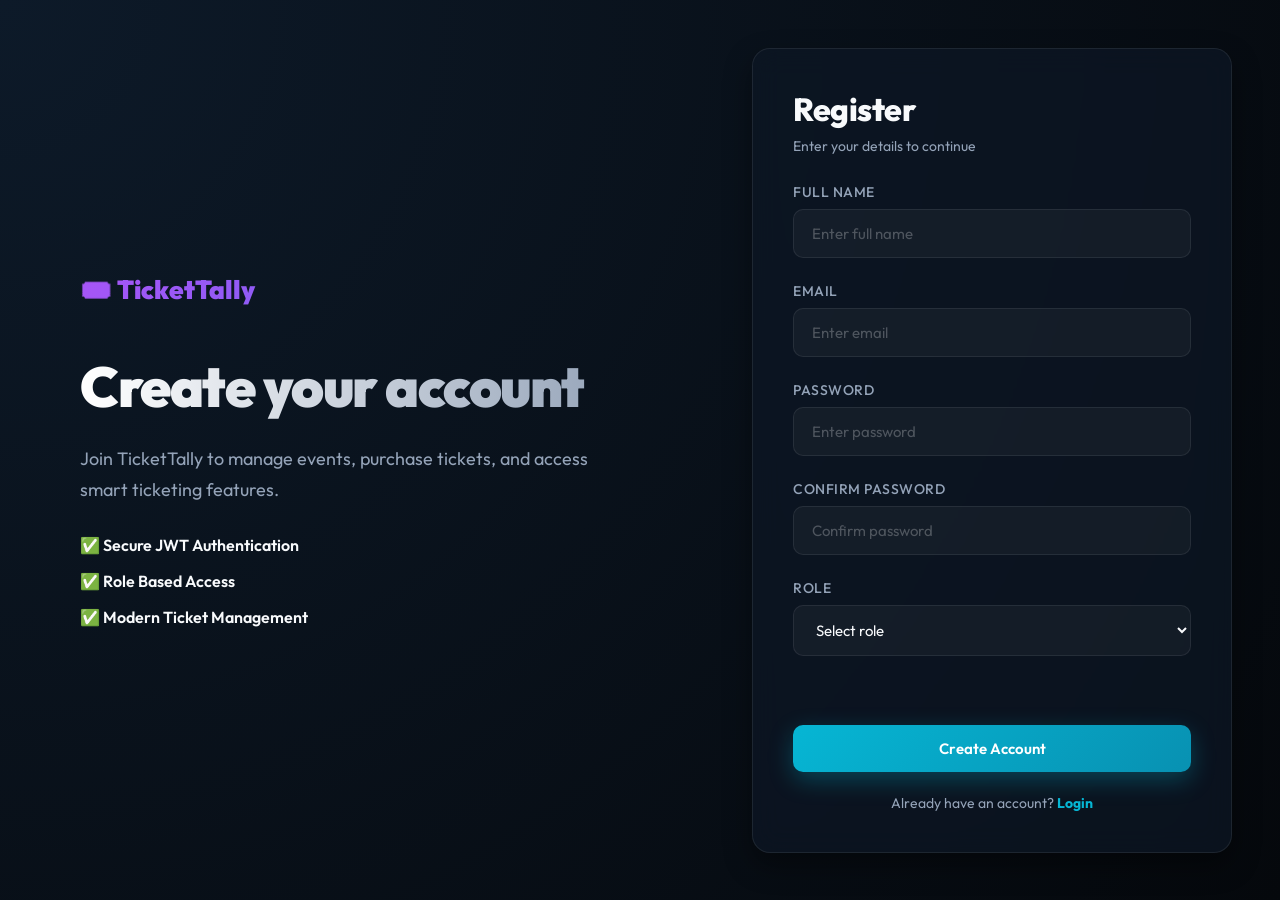
<file: register.html>
<!DOCTYPE html>
<html lang="en">
<head>
    <meta charset="UTF-8">
    <title>Register | TicketTally</title>
    <meta name="viewport" content="width=device-width, initial-scale=1.0">

    <link rel="stylesheet" href="common.css">
    <link rel="stylesheet" href="register.css">
</head>
<body>

<section class="register-page">

    <div class="register-left">
        <div class="brand">🎟️ TicketTally</div>

        <h1>Create your account</h1>
        <p>
            Join TicketTally to manage events, purchase tickets,
            and access smart ticketing features.
        </p>

        <div class="features">
            <div>✅ Secure JWT Authentication</div>
            <div>✅ Role Based Access</div>
            <div>✅ Modern Ticket Management</div>
        </div>
    </div>

    <div class="register-right">
        <div class="glass-card register-card">
            <h2>Register</h2>
            <p class="subtitle">Enter your details to continue</p>

            <form id="registerForm">

                <div class="form-group">
                    <label>Full Name</label>
                    <input type="text" id="fullName" placeholder="Enter full name" required>
                </div>

                <div class="form-group">
                    <label>Email</label>
                    <input type="email" id="email" placeholder="Enter email" required>
                </div>

                <div class="form-group">
                    <label>Password</label>
                    <input type="password" id="password" placeholder="Enter password" required>
                </div>

                <div class="form-group">
                    <label>Confirm Password</label>
                    <input type="password" id="confirmPassword" placeholder="Confirm password" required>
                </div>

                <div class="form-group">
                    <label>Role</label>
                    <select id="role" required>
                        <option value="">Select role</option>
                        <option value="TICKET_HOLDER">Ticket Holder</option>
                        <option value="EVENT_ORGANIZER">Event Organizer</option>
                        <option value="GATE_CONTROLLER">Gate Controller</option>
                    </select>
                </div>

                <p id="message" class="message"></p>

                <button type="submit" id="registerBtn" class="primary-btn">
                    Create Account
                </button>
            </form>

            <p class="login-link">
                Already have an account?
                <a href="login.html">Login</a>
            </p>
        </div>
    </div>

</section>

<script src="config.js"></script>
<script src="api.js"></script>
<script src="register.js"></script>
</body>
</html>
</file>
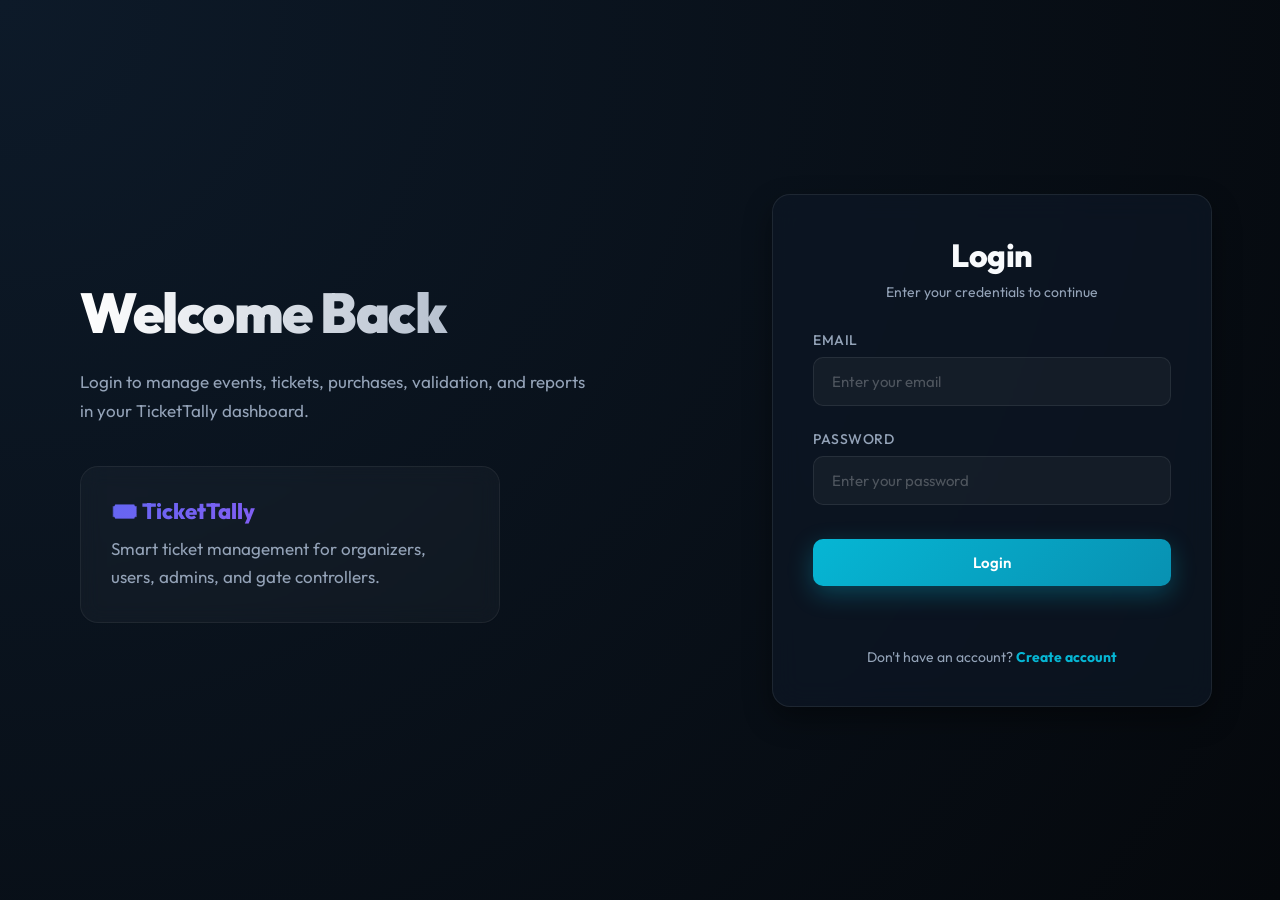
<file: reports.html>
<!DOCTYPE html>
<html lang="en">
<head>
    <meta charset="UTF-8">
    <meta name="viewport" content="width=device-width, initial-scale=1.0">
    <title>Reports | TicketTally</title>
    <link rel="stylesheet" href="common.css">
    <link rel="stylesheet" href="sidebar.css">
    <link rel="stylesheet" href="reports.css">
</head>
<body>

<div class="dashboard-layout">
    <!-- Sidebar -->
    <aside class="sidebar">
        <div class="brand">🎟️ TicketTally</div>
        <nav class="side-nav" id="sidebarMenu">
            <!-- Loaded dynamically by sidebar.js -->
        </nav>
        <button class="logout-btn" id="logoutBtn">🚪 Logout</button>
    </aside>

    <!-- Main Content -->
    <main class="main-content">
        <div class="reports-page animate-fade-in">
            <header class="reports-hero topbar">
                <div>
                    <span class="tag">Analytics Center</span>
                    <h1>Reports</h1>
                    <p>Create, view, update, and delete event reports.</p>
                </div>

                <button id="toggleFormBtn" class="primary-btn" style="background: white; color: var(--primary); box-shadow: 0 4px 15px rgba(255,255,255,0.15);">+ Create Report</button>
            </header>

            <!-- Create/Edit Form Box -->
            <div id="formBox" class="glass-card form-card hidden">
                <h2 id="formTitle" style="font-size: 20px; font-weight: 800; margin-bottom: 20px; border-bottom: 1px solid var(--border); padding-bottom: 10px;">Create Report</h2>

                <form id="reportForm">
                    <input type="hidden" id="reportId">

                    <div class="form-grid">
                        <div class="form-group">
                            <label for="name">Report Name</label>
                            <input type="text" id="name" placeholder="e.g. Attendance Summary" required autocomplete="off">
                        </div>

                        <div class="form-group">
                            <label for="type">Sub-Type</label>
                            <input type="text" id="type" placeholder="e.g. SUMMARY, DAILY" required autocomplete="off">
                        </div>

                        <div class="form-group">
                            <label for="reportType">Report Type</label>
                            <select id="reportType" required>
                                <option value="">Select Type</option>
                                <option value="ANALYTICS">ANALYTICS</option>
                                <option value="SECURITY">SECURITY</option>
                            </select>
                        </div>

                        <div class="form-group">
                            <label for="eventId">Event</label>
                            <select id="eventId" required>
                                <option value="">Select Event</option>
                            </select>
                        </div>

                        <div class="form-group" style="display: none;">
                            <!-- Handled automatically, but kept for script reference -->
                            <label for="generatedAt">Generated At</label>
                            <input type="datetime-local" id="generatedAt">
                        </div>
                    </div>

                    <div class="form-group full" style="margin-top: 15px;">
                        <label for="content">Report Content / Findings</label>
                        <textarea id="content" placeholder="Enter findings, stats, or logs..." required></textarea>
                    </div>

                    <div class="form-actions" style="margin-top: 20px;">
                        <button type="button" id="cancelBtn" class="secondary-btn">Cancel</button>
                        <button type="submit" class="primary-btn">Save Report</button>
                    </div>
                </form>
            </div>

            <!-- Search Card -->
            <div class="glass-card search-card">
                <div class="form-group" style="flex: 1; margin-bottom: 0;">
                    <input type="number" id="searchEventId" placeholder="Search reports by Event ID..." style="background: rgba(255,255,255,0.03); width: 100%;">
                </div>
                <button id="searchBtn" class="primary-btn">Search</button>
                <button id="resetBtn" class="secondary-btn">Reset</button>
            </div>

            <!-- Grid container -->
            <div id="reportsContainer" class="reports-grid animate-fade-up">
                <p class="empty">Loading reports...</p>
            </div>
        </div>
    </main>
</div>

<script src="config.js"></script>
<script src="api.js"></script>
<script src="auth.js"></script>
<script src="sidebar.js"></script>
<script src="reports.js"></script>

</body>
</html>
</file>
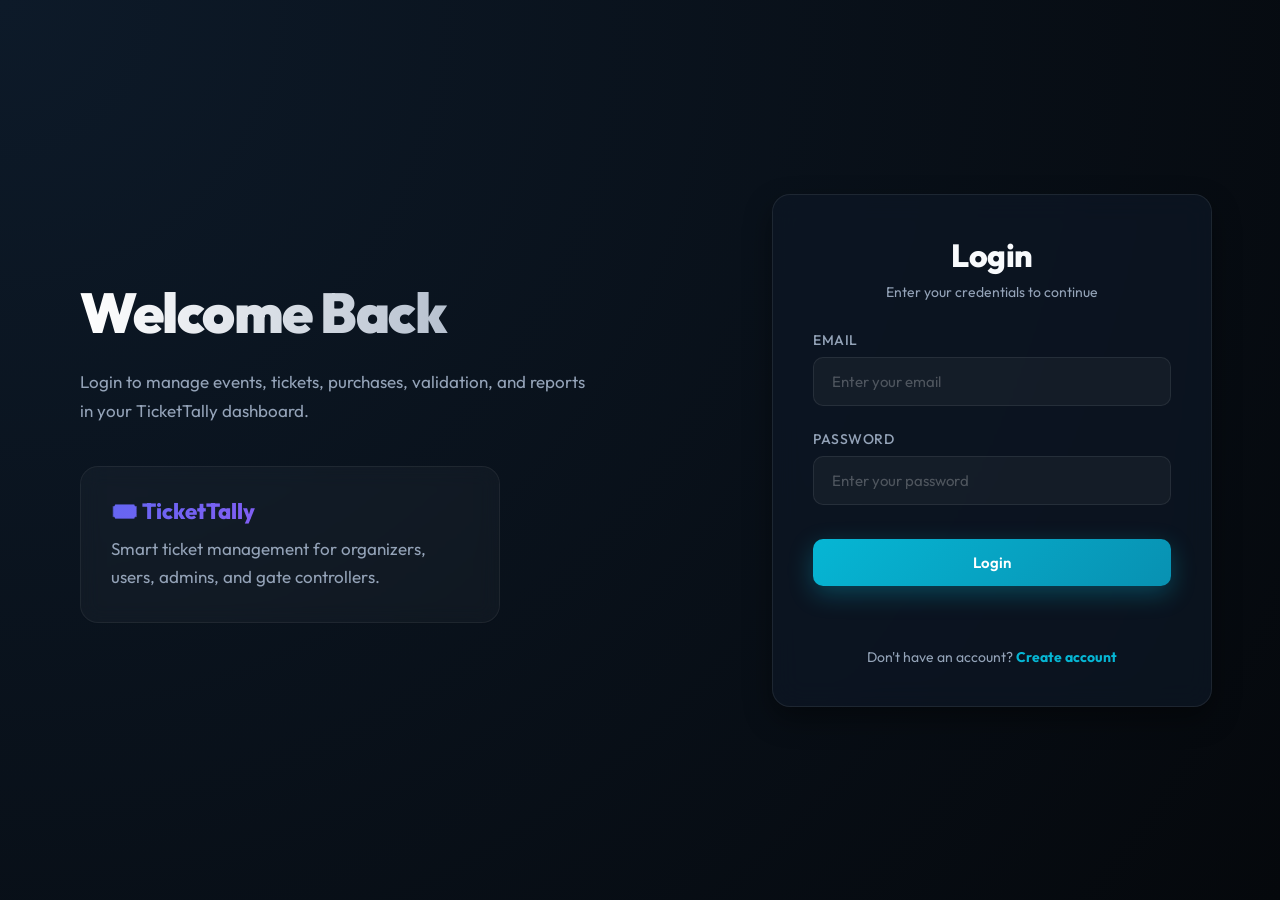
<file: scan.html>
<!DOCTYPE html>
<html lang="en">
<head>
    <meta charset="UTF-8">
    <meta name="viewport" content="width=device-width, initial-scale=1.0">
    <title>Gate Scan | TicketTally</title>
    <link rel="stylesheet" href="common.css">
    <link rel="stylesheet" href="sidebar.css">
    <style>
        .scan-container {
            max-width: 900px;
            margin: 0 auto;
        }
        .scan-card {
            text-align: center;
            padding: 40px;
            margin-bottom: 30px;
        }
        .scan-input-group {
            display: flex;
            gap: 15px;
            max-width: 600px;
            margin: 30px auto 20px;
        }
        .scan-input-group input {
            flex: 1;
            font-size: 18px;
            letter-spacing: 2px;
            text-align: center;
            text-transform: uppercase;
            font-weight: 700;
        }
        .scan-input-group button {
            padding: 0 35px;
        }
        .scan-result-banner {
            max-width: 600px;
            margin: 0 auto;
            padding: 20px;
            border-radius: var(--radius-sm);
            font-weight: 700;
            font-size: 18px;
            display: none;
            align-items: center;
            justify-content: center;
            gap: 10px;
            animation: fadeUp 0.3s ease;
        }
        .scan-result-banner.valid {
            background: rgba(16, 185, 129, 0.15);
            color: #34d399;
            border: 1px solid rgba(16, 185, 129, 0.3);
        }
        .scan-result-banner.already_used {
            background: rgba(245, 158, 11, 0.15);
            color: #fbbf24;
            border: 1px solid rgba(245, 158, 11, 0.3);
        }
        .scan-result-banner.invalid {
            background: rgba(244, 63, 94, 0.15);
            color: #fb7185;
            border: 1px solid rgba(244, 63, 94, 0.3);
        }
        .history-card {
            padding: 30px;
        }
        .history-card h2 {
            font-size: 20px;
            margin-bottom: 20px;
            border-bottom: 1px solid var(--border);
            padding-bottom: 10px;
        }
        .history-table {
            width: 100%;
            border-collapse: collapse;
            text-align: left;
        }
        .history-table th,
        .history-table td {
            padding: 14px 16px;
            border-bottom: 1px solid rgba(255, 255, 255, 0.05);
        }
        .history-table th {
            color: var(--text-muted);
            font-weight: 600;
            font-size: 13px;
            text-transform: uppercase;
            letter-spacing: 0.5px;
        }
        .history-table td {
            font-size: 14px;
        }
    </style>
</head>
<body>

<div class="dashboard-layout">
    <!-- Sidebar -->
    <aside class="sidebar">
        <div class="brand">🎟️ TicketTally</div>
        <nav class="side-nav" id="sidebarMenu">
            <!-- Loaded dynamically by sidebar.js -->
        </nav>
        <button class="logout-btn" id="logoutBtn">🚪 Logout</button>
    </aside>

    <!-- Main Content -->
    <main class="main-content">
        <header class="topbar animate-fade-in">
            <div>
                <h1>Gate Scan Portal</h1>
                <p>Validate ticket holder entry passes securely</p>
            </div>
            
            <div class="user-pill">
                <span class="avatar" id="userInitial">G</span>
                <div class="info">
                    <strong id="userName">Gate Staff</strong>
                    <small id="userRole">GATE_CONTROLLER</small>
                </div>
            </div>
        </header>

        <section class="scan-container animate-fade-up">
            <!-- Scan Card -->
            <div class="glass-card scan-card">
                <h2>Scan Ticket Serial Number</h2>
                <p class="text-muted" style="margin-top: 5px;">Enter the ticket's unique alphanumeric code for access validation</p>
                
                <form id="scanForm">
                    <div class="scan-input-group">
                        <input type="text" id="serialNumber" placeholder="TKT-XXXX-XXXX" required autocomplete="off">
                        <button type="submit" class="primary-btn" id="scanBtn">Validate Entry</button>
                    </div>
                </form>

                <!-- Status Banner -->
                <div id="scanResultBanner" class="scan-result-banner">
                    <span id="bannerIcon"></span>
                    <span id="bannerMessage"></span>
                </div>
            </div>

            <!-- Scan History Card -->
            <div class="glass-card history-card">
                <h2>Scan Logs (Current Session)</h2>
                <div style="overflow-x: auto;">
                    <table class="history-table">
                        <thead>
                            <tr>
                                <th>Timestamp</th>
                                <th>Serial Number</th>
                                <th>Scan Result</th>
                            </tr>
                        </thead>
                        <tbody id="historyBody">
                            <tr>
                                <td colspan="3" style="text-align: center; color: var(--text-muted); padding: 30px;">
                                    No scans logged in this session yet.
                                </td>
                            </tr>
                        </tbody>
                    </table>
                </div>
            </div>
        </section>
    </main>
</div>

<script src="config.js"></script>
<script src="auth.js"></script>
<script src="api.js"></script>
<script src="sidebar.js"></script>
<script src="scan.js"></script>
</body>
</html>
</file>
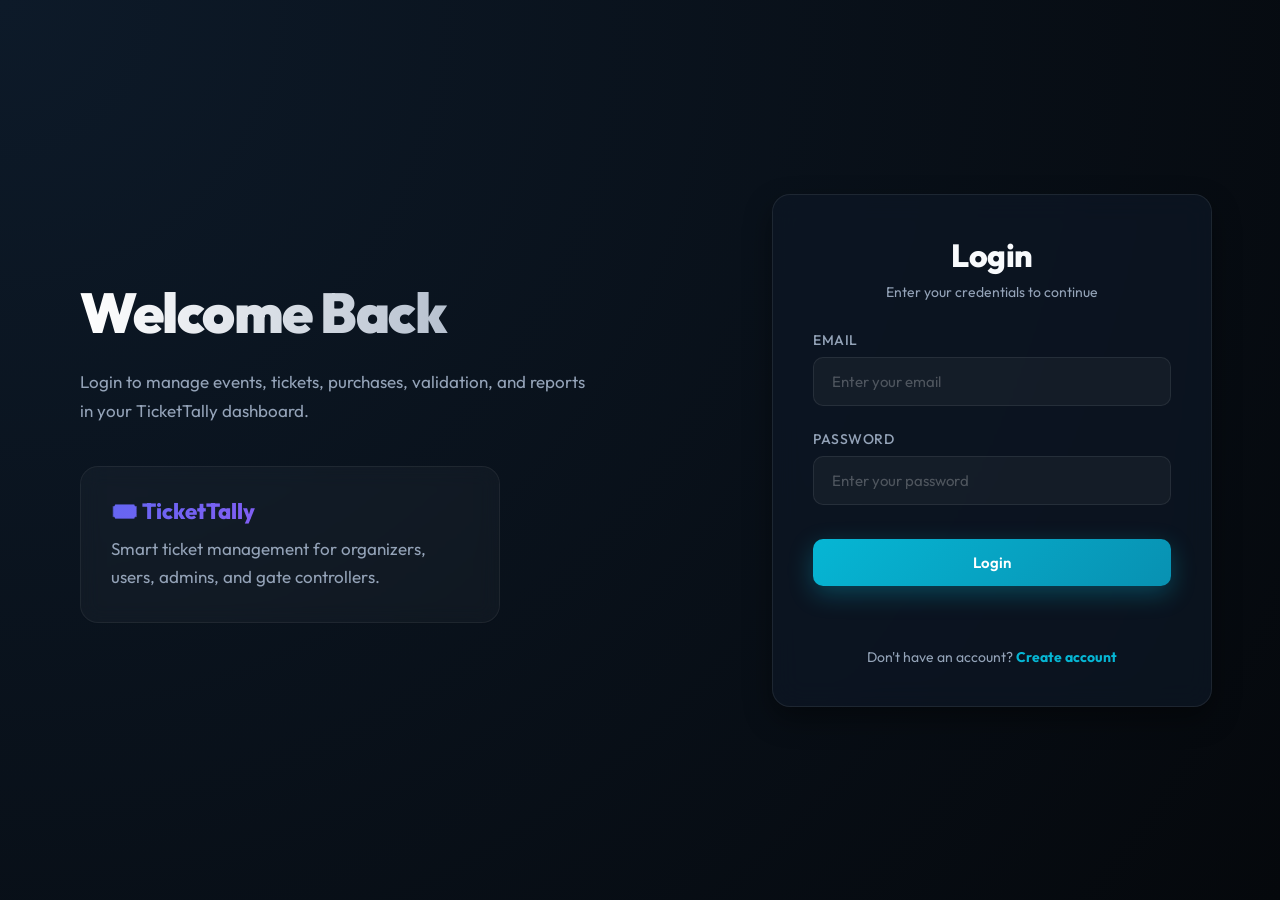
<file: users.html>
<!DOCTYPE html>
<html lang="en">
<head>
    <meta charset="UTF-8">
    <meta name="viewport" content="width=device-width, initial-scale=1.0">
    <title>Manage Users | TicketTally</title>
    <link rel="stylesheet" href="common.css">
    <link rel="stylesheet" href="sidebar.css">
    <style>
        .users-container {
            max-width: 1200px;
            margin: 0 auto;
        }
        .users-header {
            display: flex;
            justify-content: space-between;
            align-items: center;
            margin-bottom: 30px;
        }
        .user-form-card {
            margin-bottom: 30px;
            animation: fadeUp 0.3s ease;
        }
        .user-form-card.hidden {
            display: none;
        }
        .user-form-header {
            display: flex;
            justify-content: space-between;
            align-items: center;
            margin-bottom: 25px;
            border-bottom: 1px solid var(--border);
            padding-bottom: 15px;
        }
        .user-form-header h2 {
            font-size: 20px;
        }
        .close-form-btn {
            background: transparent;
            border: none;
            color: var(--text-muted);
            font-size: 20px;
            cursor: pointer;
        }
        .close-form-btn:hover {
            color: var(--text);
        }
        .form-actions {
            display: flex;
            gap: 15px;
            justify-content: flex-end;
            margin-top: 10px;
        }
        .users-table-card {
            padding: 30px;
        }
        .users-table {
            width: 100%;
            border-collapse: collapse;
            text-align: left;
            margin-top: 10px;
        }
        .users-table th,
        .users-table td {
            padding: 16px;
            border-bottom: 1px solid rgba(255, 255, 255, 0.05);
        }
        .users-table th {
            color: var(--text-muted);
            font-weight: 600;
            font-size: 13px;
            text-transform: uppercase;
            letter-spacing: 0.5px;
        }
        .users-table td {
            font-size: 14px;
        }
        .user-actions {
            display: flex;
            gap: 10px;
        }
        .user-actions button {
            padding: 8px 14px;
            font-size: 13px;
            border-radius: var(--radius-sm);
        }
        .edit-btn {
            background: rgba(99, 102, 241, 0.1);
            color: var(--primary);
            border: 1px solid rgba(99, 102, 241, 0.2);
            cursor: pointer;
            transition: all 0.25s ease;
        }
        .edit-btn:hover {
            background: var(--primary-gradient);
            color: white;
            border-color: transparent;
        }
        .delete-btn {
            background: rgba(244, 63, 94, 0.1);
            color: #f87171;
            border: 1px solid rgba(244, 63, 94, 0.2);
            cursor: pointer;
            transition: all 0.25s ease;
        }
        .delete-btn:hover {
            background: var(--danger-gradient);
            color: white;
            border-color: transparent;
        }
    </style>
</head>
<body>

<div class="dashboard-layout">
    <!-- Sidebar -->
    <aside class="sidebar">
        <div class="brand">🎟️ TicketTally</div>
        <nav class="side-nav" id="sidebarMenu">
            <!-- Loaded dynamically by sidebar.js -->
        </nav>
        <button class="logout-btn" id="logoutBtn">🚪 Logout</button>
    </aside>

    <!-- Main Content -->
    <main class="main-content">
        <header class="topbar animate-fade-in">
            <div>
                <h1>User Management</h1>
                <p>Add, update, or remove users and manage roles</p>
            </div>
            
            <div class="user-pill">
                <span class="avatar" id="userInitial">A</span>
                <div class="info">
                    <strong id="userName">Admin</strong>
                    <small id="userRole">SYSTEM_ADMIN</small>
                </div>
            </div>
        </header>

        <section class="users-container animate-fade-up">
            <div class="users-header">
                <h2>System Users</h2>
                <button class="primary-btn" id="openAddUserBtn">+ Add User</button>
            </div>

            <!-- Add/Edit User Card -->
            <div class="glass-card user-form-card hidden" id="userFormCard">
                <div class="user-form-header">
                    <h2 id="formTitle">Add User</h2>
                    <button class="close-form-btn" id="closeFormBtn">✕</button>
                </div>
                
                <form id="userForm">
                    <input type="hidden" id="editUserId">
                    
                    <div class="form-grid" style="display: grid; grid-template-columns: repeat(auto-fit, minmax(250px, 1fr)); gap: 20px;">
                        <div class="form-group">
                            <label for="fullName">Full Name</label>
                            <input type="text" id="fullName" placeholder="e.g. John Doe" required>
                        </div>
                        
                        <div class="form-group">
                            <label for="email">Email Address</label>
                            <input type="email" id="email" placeholder="e.g. john@example.com" required>
                        </div>
                        
                        <div class="form-group">
                            <label for="role">System Role</label>
                            <select id="role" required>
                                <option value="">Select Role</option>
                                <option value="SYSTEM_ADMIN">System Admin</option>
                                <option value="EVENT_ORGANIZER">Event Organizer</option>
                                <option value="GATE_CONTROLLER">Gate Controller</option>
                                <option value="TICKET_HOLDER">Ticket Holder</option>
                            </select>
                        </div>

                        <div class="form-group" id="passwordGroup">
                            <label for="password">Password (Optional if editing)</label>
                            <input type="password" id="password" placeholder="Min 6 characters">
                        </div>
                    </div>

                    <div class="form-actions">
                        <button type="button" class="secondary-btn" id="cancelBtn">Cancel</button>
                        <button type="submit" class="primary-btn" id="saveUserBtn">Save User</button>
                    </div>
                </form>
            </div>

            <!-- Users List Card -->
            <div class="glass-card users-table-card">
                <div style="overflow-x: auto;">
                    <table class="users-table">
                        <thead>
                            <tr>
                                <th>User ID</th>
                                <th>Full Name</th>
                                <th>Email</th>
                                <th>Role</th>
                                <th>Actions</th>
                            </tr>
                        </thead>
                        <tbody id="usersTableBody">
                            <tr>
                                <td colspan="5" style="text-align: center; color: var(--text-muted); padding: 40px;">
                                    Loading users database...
                                </td>
                            </tr>
                        </tbody>
                    </table>
                </div>
            </div>
        </section>
    </main>
</div>

<script src="config.js"></script>
<script src="auth.js"></script>
<script src="api.js"></script>
<script src="sidebar.js"></script>
<script src="users.js"></script>
</body>
</html>
</file>
<file: common.css>
@import url('https://fonts.googleapis.com/css2?family=Outfit:wght@300;400;500;600;700;800;900&display=swap');

:root {
    --primary: #06b6d4;
    --primary-dark: #0891b2;
    --primary-gradient: linear-gradient(135deg, #06b6d4, #0891b2);
    --primary-glow: rgba(6, 182, 212, 0.3);
    
    --secondary: #10b981;
    --secondary-gradient: linear-gradient(135deg, #10b981, #059669);
    
    --success: #10b981;
    --success-gradient: linear-gradient(135deg, #10b981, #059669);
    --success-glow: rgba(16, 185, 129, 0.25);
    
    --danger: #f43f5e;
    --danger-gradient: linear-gradient(135deg, #f43f5e, #e11d48);
    --danger-glow: rgba(244, 63, 94, 0.25);
    
    --warning: #f59e0b;
    --warning-gradient: linear-gradient(135deg, #f59e0b, #d97706);
    
    --bg: #080d14;
    --bg-gradient: radial-gradient(circle at top left, #0d1a29 0%, #05080c 100%);
    --card: rgba(13, 23, 38, 0.7);
    --card-hover: rgba(20, 36, 59, 0.85);
    --card-border: rgba(255, 255, 255, 0.08);
    --card-border-hover: rgba(6, 182, 212, 0.25);
    
    --text: #f8fafc;
    --text-muted: #94a3b8;
    --border: rgba(255, 255, 255, 0.08);
    
    --shadow-sm: 0 4px 12px rgba(0, 0, 0, 0.2);
    --shadow-md: 0 12px 28px rgba(0, 0, 0, 0.4);
    --shadow-lg: 0 20px 48px rgba(0, 0, 0, 0.5);
    
    --radius-sm: 10px;
    --radius-md: 18px;
    --radius-lg: 26px;
    
    --font: 'Outfit', sans-serif;
}

* {
    margin: 0;
    padding: 0;
    box-sizing: border-box;
    scrollbar-width: thin;
    scrollbar-color: rgba(255, 255, 255, 0.15) transparent;
}

/* Beautiful custom scrollbars */
::-webkit-scrollbar {
    width: 6px;
    height: 6px;
}
::-webkit-scrollbar-track {
    background: transparent;
}
::-webkit-scrollbar-thumb {
    background: rgba(255, 255, 255, 0.15);
    border-radius: 10px;
}
::-webkit-scrollbar-thumb:hover {
    background: rgba(255, 255, 255, 0.3);
}

html {
    scroll-behavior: smooth;
}

body {
    font-family: var(--font);
    background: var(--bg);
    background-image: var(--bg-gradient);
    color: var(--text);
    min-height: 100vh;
    overflow-x: hidden;
}

a {
    text-decoration: none;
    color: inherit;
    transition: all 0.25s ease;
}

/* Common Layout structure */
.dashboard-layout {
    min-height: 100vh;
    display: flex;
}

.main-content {
    flex: 1;
    margin-left: 280px;
    padding: 40px;
    width: calc(100% - 280px);
    min-height: 100vh;
}

/* Glassmorphism style card */
.glass-card {
    background: var(--card);
    border: 1px solid var(--card-border);
    border-radius: var(--radius-md);
    padding: 30px;
    box-shadow: var(--shadow-md);
    backdrop-filter: blur(14px);
    -webkit-backdrop-filter: blur(14px);
    transition: all 0.3s cubic-bezier(0.4, 0, 0.2, 1);
}

.glass-card:hover {
    border-color: var(--card-border-hover);
    box-shadow: var(--shadow-lg), 0 0 15px rgba(99, 102, 241, 0.1);
    transform: translateY(-4px);
}

/* Dynamic Buttons */
.btn, .primary-btn, .secondary-btn, .danger-btn, .ghost-btn {
    display: inline-flex;
    align-items: center;
    justify-content: center;
    gap: 10px;
    padding: 14px 28px;
    border-radius: var(--radius-sm);
    border: none;
    cursor: pointer;
    font-weight: 600;
    font-size: 15px;
    font-family: var(--font);
    transition: all 0.25s cubic-bezier(0.4, 0, 0.2, 1);
}

.primary-btn {
    background: var(--primary-gradient);
    color: white;
    box-shadow: 0 8px 24px var(--primary-glow);
}

.primary-btn:hover:not(:disabled) {
    transform: translateY(-3px);
    box-shadow: 0 12px 32px var(--primary-glow);
    filter: brightness(1.1);
}

.secondary-btn {
    background: rgba(255, 255, 255, 0.06);
    color: var(--text);
    border: 1px solid rgba(255, 255, 255, 0.1);
}

.secondary-btn:hover:not(:disabled) {
    background: rgba(255, 255, 255, 0.12);
    border-color: rgba(255, 255, 255, 0.2);
    transform: translateY(-3px);
}

.danger-btn {
    background: var(--danger-gradient);
    color: white;
    box-shadow: 0 8px 24px var(--danger-glow);
}

.danger-btn:hover:not(:disabled) {
    transform: translateY(-3px);
    box-shadow: 0 12px 32px var(--danger-glow);
    filter: brightness(1.1);
}

.ghost-btn {
    background: transparent;
    color: var(--text-muted);
    border: 1px solid transparent;
}

.ghost-btn:hover:not(:disabled) {
    color: var(--text);
    background: rgba(255, 255, 255, 0.04);
}

button:disabled, .primary-btn:disabled, .secondary-btn:disabled {
    opacity: 0.5;
    cursor: not-allowed;
    transform: none !important;
    box-shadow: none !important;
}

/* Beautiful Form styling */
.form-group {
    display: flex;
    flex-direction: column;
    margin-bottom: 24px;
}

.form-group label {
    font-weight: 500;
    font-size: 14px;
    color: var(--text-muted);
    margin-bottom: 8px;
    letter-spacing: 0.5px;
    text-transform: uppercase;
}

.form-group input,
.form-group select,
.form-group textarea {
    background: rgba(255, 255, 255, 0.04);
    border: 1.5px solid rgba(255, 255, 255, 0.08);
    border-radius: var(--radius-sm);
    padding: 14px 18px;
    color: var(--text);
    font-size: 15px;
    outline: none;
    font-family: var(--font);
    transition: all 0.25s ease;
}

.form-group input::placeholder,
.form-group textarea::placeholder {
    color: rgba(255, 255, 255, 0.25);
}

.form-group input:focus,
.form-group select:focus,
.form-group textarea:focus {
    border-color: var(--primary);
    background: rgba(255, 255, 255, 0.07);
    box-shadow: 0 0 0 4px rgba(99, 102, 241, 0.15);
}

.form-group select option {
    background: #0f1220;
    color: var(--text);
}

/* Status Badges */
.status-badge {
    display: inline-flex;
    align-items: center;
    padding: 6px 14px;
    border-radius: 20px;
    font-size: 12px;
    font-weight: 700;
    text-transform: uppercase;
    letter-spacing: 0.8px;
}

.status-badge.published, .status-badge.valid, .status-badge.online {
    background: rgba(16, 185, 129, 0.12);
    color: #34d399;
    border: 1px solid rgba(16, 185, 129, 0.2);
}

.status-badge.draft, .status-badge.warning {
    background: rgba(245, 158, 11, 0.12);
    color: #fbbf24;
    border: 1px solid rgba(245, 158, 11, 0.2);
}

.status-badge.cancelled, .status-badge.already_used, .status-badge.invalid, .status-badge.offline {
    background: rgba(244, 63, 94, 0.12);
    color: #fb7185;
    border: 1px solid rgba(244, 63, 94, 0.2);
}

/* Top bar styled */
.topbar {
    display: flex;
    justify-content: space-between;
    align-items: center;
    margin-bottom: 40px;
}

.topbar h1 {
    font-size: 32px;
    font-weight: 800;
    letter-spacing: -0.5px;
    background: linear-gradient(to right, #ffffff, #cbd5e1);
    -webkit-background-clip: text;
    -webkit-text-fill-color: transparent;
}

.topbar p {
    color: var(--text-muted);
    margin-top: 4px;
}

.user-pill {
    display: flex;
    align-items: center;
    gap: 14px;
    background: rgba(255, 255, 255, 0.03);
    border: 1px solid rgba(255, 255, 255, 0.08);
    padding: 10px 18px;
    border-radius: 50px;
    transition: all 0.25s ease;
}

.user-pill:hover {
    background: rgba(255, 255, 255, 0.06);
    border-color: rgba(255, 255, 255, 0.15);
}

.user-pill .avatar {
    width: 38px;
    height: 38px;
    background: var(--primary-gradient);
    color: white;
    display: grid;
    place-items: center;
    border-radius: 50%;
    font-weight: 800;
    font-size: 15px;
    box-shadow: 0 0 10px rgba(99, 102, 241, 0.3);
}

.user-pill .info {
    display: flex;
    flex-direction: column;
}

.user-pill .info strong {
    font-size: 14px;
    color: var(--text);
    line-height: 1.2;
}

.user-pill .info small {
    font-size: 11px;
    color: var(--text-muted);
    font-weight: 600;
    text-transform: uppercase;
    letter-spacing: 0.5px;
    margin-top: 2px;
}

/* Animations */
@keyframes fadeIn {
    from { opacity: 0; }
    to { opacity: 1; }
}

@keyframes fadeUp {
    from {
        opacity: 0;
        transform: translateY(20px);
    }
    to {
        opacity: 1;
        transform: translateY(0);
    }
}

.animate-fade-in {
    animation: fadeIn 0.4s ease forwards;
}

.animate-fade-up {
    animation: fadeUp 0.5s cubic-bezier(0.16, 1, 0.3, 1) forwards;
}

/* Responsive adjustment */
@media (max-width: 950px) {
    .main-content {
        margin-left: 0;
        padding: 30px 20px;
        width: 100%;
    }
}
</file>
<file: home.css>
body {
    background: var(--bg);
    background-image: var(--bg-gradient);
    color: var(--text);
}

.navbar {
    width: 100%;
    padding: 24px 80px;
    display: flex;
    justify-content: space-between;
    align-items: center;
    background: rgba(13, 16, 28, 0.7);
    backdrop-filter: blur(18px);
    -webkit-backdrop-filter: blur(18px);
    border-bottom: 1px solid rgba(255, 255, 255, 0.08);
    position: sticky;
    top: 0;
    z-index: 100;
}

.logo {
    font-size: 26px;
    font-weight: 900;
    background: linear-gradient(135deg, #a855f7, #6366f1);
    -webkit-background-clip: text;
    -webkit-text-fill-color: transparent;
    letter-spacing: -0.5px;
}

.nav-links {
    display: flex;
    gap: 28px;
    align-items: center;
}

.nav-links a {
    color: var(--text-muted);
    font-weight: 600;
    font-size: 15px;
}

.nav-links a:hover {
    color: var(--primary);
}

.nav-btn {
    background: var(--primary-gradient) !important;
    color: white !important;
    padding: 12px 24px;
    border-radius: var(--radius-sm);
    box-shadow: 0 4px 15px var(--primary-glow);
}

.nav-btn:hover {
    transform: translateY(-2px);
    box-shadow: 0 8px 20px var(--primary-glow);
}

.hero {
    min-height: 85vh;
    padding: 80px;
    display: grid;
    grid-template-columns: 1.15fr .85fr;
    align-items: center;
    gap: 60px;
}

.hero-left {
    animation: slideLeft 0.8s ease;
}

.badge {
    display: inline-block;
    background: rgba(99, 102, 241, 0.12);
    color: var(--primary);
    border: 1px solid rgba(99, 102, 241, 0.2);
    padding: 8px 18px;
    border-radius: var(--radius-sm);
    font-weight: 700;
    margin-bottom: 24px;
    text-transform: uppercase;
    font-size: 12px;
    letter-spacing: 0.5px;
}

.hero-left h1 {
    font-size: 56px;
    font-weight: 900;
    line-height: 1.1;
    margin-bottom: 24px;
    letter-spacing: -1.5px;
    background: linear-gradient(to right, #ffffff, #94a3b8);
    -webkit-background-clip: text;
    -webkit-text-fill-color: transparent;
}

.hero-left p {
    font-size: 18px;
    line-height: 1.8;
    color: var(--text-muted);
    margin-bottom: 36px;
}

.hero-buttons {
    display: flex;
    gap: 18px;
}

.hero-buttons .primary-btn {
    padding: 15px 30px;
}

.hero-buttons .outline-btn {
    border: 1.5px solid rgba(255, 255, 255, 0.1);
    color: var(--text);
    background: rgba(255, 255, 255, 0.03);
    padding: 15px 30px;
    border-radius: var(--radius-sm);
    font-weight: 600;
    transition: all 0.25s ease;
}

.hero-buttons .outline-btn:hover {
    background: rgba(255, 255, 255, 0.08);
    border-color: rgba(255, 255, 255, 0.2);
    transform: translateY(-3px);
}

.hero-right {
    display: flex;
    justify-content: center;
    animation: slideRight 0.8s ease;
}

.ticket-card {
    width: 390px;
    padding: 30px;
}

.ticket-top,
.ticket-footer {
    display: flex;
    justify-content: space-between;
    align-items: center;
}

.ticket-top h3 {
    color: var(--primary);
    font-size: 24px;
    font-weight: 800;
    letter-spacing: -0.5px;
}

.ticket-top span {
    font-size: 12px;
}

.ticket-body {
    text-align: center;
    padding: 36px 0;
}

.ticket-body p {
    color: var(--text-muted);
    font-size: 14px;
}

.ticket-body h2 {
    font-size: 48px;
    font-weight: 900;
    margin: 14px 0 22px;
    letter-spacing: -1px;
    color: var(--text);
}

.qr-box {
    width: 120px;
    height: 120px;
    margin: auto;
    border-radius: var(--radius-sm);
    background: rgba(255, 255, 255, 0.04);
    border: 1px dashed rgba(255, 255, 255, 0.15);
    display: flex;
    justify-content: center;
    align-items: center;
    color: var(--primary);
    font-weight: 800;
    font-size: 30px;
}

.ticket-footer {
    color: var(--text-muted);
    font-weight: 600;
    font-size: 13px;
}

.stats-section {
    padding: 40px 80px 80px;
    display: grid;
    grid-template-columns: repeat(auto-fit, minmax(200px, 1fr));
    gap: 24px;
}

.stat-box {
    padding: 35px;
}

.stat-box h2 {
    color: var(--primary);
    font-size: 42px;
    font-weight: 900;
}

.stat-box p {
    color: var(--text-muted);
    margin-top: 8px;
    font-size: 14px;
}

.features-section {
    padding: 80px;
}

.section-title {
    text-align: center;
    margin-bottom: 55px;
}

.section-title span {
    color: var(--primary);
    font-weight: 700;
    font-size: 14px;
    text-transform: uppercase;
    letter-spacing: 1px;
}

.section-title h2 {
    font-size: 38px;
    font-weight: 900;
    margin-top: 12px;
    letter-spacing: -0.5px;
}

.features-grid {
    display: grid;
    grid-template-columns: repeat(auto-fit, minmax(280px, 1fr));
    gap: 28px;
}

.feature-card {
    padding: 36px;
}

.icon {
    width: 66px;
    height: 66px;
    background: rgba(255, 255, 255, 0.04);
    border: 1px solid rgba(255, 255, 255, 0.08);
    color: var(--primary);
    border-radius: 18px;
    display: flex;
    justify-content: center;
    align-items: center;
    font-size: 30px;
    margin-bottom: 22px;
}

.feature-card h3 {
    font-size: 20px;
    margin-bottom: 12px;
    color: var(--text);
    font-weight: 800;
}

.feature-card p {
    color: var(--text-muted);
    line-height: 1.7;
    font-size: 14px;
}

footer {
    text-align: center;
    padding: 40px 30px;
    color: var(--text-muted);
    border-top: 1px solid rgba(255, 255, 255, 0.05);
    font-size: 14px;
}

@media (max-width: 1000px) {
    .navbar {
        padding: 20px 30px;
    }

    .hero {
        grid-template-columns: 1fr;
        text-align: center;
        padding: 60px 30px;
    }

    .hero-buttons {
        justify-content: center;
    }

    .hero-left h1 {
        font-size: 40px;
    }

    .stats-section {
        padding: 40px 30px;
    }

    .features-section {
        padding: 60px 30px;
    }
}
</file>
<file: sidebar.css>
.sidebar {
    width: 280px;
    height: 100vh;
    background: rgba(13, 16, 28, 0.75);
    border-right: 1px solid rgba(255, 255, 255, 0.08);
    color: var(--text);
    padding: 35px 24px;
    position: fixed;
    left: 0;
    top: 0;
    display: flex;
    flex-direction: column;
    z-index: 100;
    backdrop-filter: blur(20px);
    -webkit-backdrop-filter: blur(20px);
}

.brand {
    font-size: 24px;
    font-weight: 900;
    margin-bottom: 45px;
    background: var(--primary-gradient);
    -webkit-background-clip: text;
    -webkit-text-fill-color: transparent;
    display: flex;
    align-items: center;
    gap: 10px;
    letter-spacing: -0.5px;
}

.side-nav {
    display: flex;
    flex-direction: column;
    gap: 10px;
    flex: 1;
}

.side-nav a {
    color: var(--text-muted);
    padding: 14px 18px;
    border-radius: 12px;
    font-weight: 600;
    font-size: 15px;
    display: flex;
    align-items: center;
    gap: 12px;
    transition: all 0.25s ease;
    border: 1px solid transparent;
}

.side-nav a:hover {
    color: var(--text);
    background: rgba(255, 255, 255, 0.04);
}

.side-nav a.active {
    background: rgba(6, 182, 212, 0.1);
    border-color: rgba(6, 182, 212, 0.25);
    color: var(--primary);
    box-shadow: 0 4px 20px rgba(6, 182, 212, 0.15);
}

.logout-btn {
    margin-top: auto;
    width: 100%;
    padding: 14px;
    border-radius: 12px;
    border: 1px solid rgba(244, 63, 94, 0.2);
    background: rgba(244, 63, 94, 0.08);
    color: #f87171;
    font-weight: 700;
    font-size: 15px;
    cursor: pointer;
    font-family: var(--font);
    display: flex;
    align-items: center;
    justify-content: center;
    gap: 8px;
    transition: all 0.25s ease;
}

.logout-btn:hover {
    background: var(--danger-gradient);
    border-color: transparent;
    color: white;
    box-shadow: 0 8px 24px rgba(244, 63, 94, 0.25);
    transform: translateY(-2px);
}

/* Responsive sidebar */
@media (max-width: 950px) {
    .sidebar {
        width: 100%;
        height: auto;
        position: relative;
        padding: 20px;
        flex-direction: row;
        align-items: center;
        justify-content: space-between;
        border-right: none;
        border-bottom: 1px solid rgba(255, 255, 255, 0.08);
    }

    .brand {
        margin-bottom: 0;
    }

    .side-nav {
        display: none; /* In premium sites we can use a mobile menu toggle, but let's keep it simple or make nav links horizontal */
    }
    
    .logout-btn {
        margin-top: 0;
        width: auto;
        padding: 8px 16px;
    }
}
</file>
<file: create-event.css>
.create-page {
    max-width: 900px;
    margin: 0 auto;
}

.form-card {
    padding: 38px;
}

.form-header {
    margin-bottom: 30px;
    border-bottom: 1px solid var(--border);
    padding-bottom: 15px;
}

.badge {
    margin-bottom: 14px;
}

.form-header h1 {
    font-size: 32px;
    font-weight: 800;
    color: var(--text);
    margin-bottom: 8px;
    letter-spacing: -0.5px;
}

.form-header p {
    color: var(--text-muted);
    font-size: 15px;
}

.form-grid {
    display: grid;
    grid-template-columns: repeat(auto-fit, minmax(250px, 1fr));
    gap: 22px;
}

.full {
    margin-top: 22px;
}

.error-message {
    color: #fb7185;
    font-weight: 600;
    margin-top: 18px;
}

.success-message {
    color: #34d399;
    font-weight: 600;
    margin-top: 18px;
}

.actions {
    margin-top: 30px;
    display: flex;
    justify-content: flex-end;
    gap: 14px;
}

.cancel-btn,
.submit-btn {
    padding: 13px 25px;
    border-radius: var(--radius-sm);
}
</file>
<file: dashboard.css>
.dashboard-layout {
    min-height: 100vh;
    display: flex;
    background: transparent;
}

.hero-card {
    background: linear-gradient(135deg, #4f46e5, #7c3aed);
    color: white;
    padding: 40px;
    border-radius: var(--radius-lg);
    box-shadow: 0 16px 36px rgba(79, 70, 229, 0.25);
    border: 1px solid rgba(255, 255, 255, 0.1);
}

.hero-card h2 {
    font-size: 30px;
    font-weight: 800;
    margin-bottom: 8px;
    letter-spacing: -0.5px;
}

.hero-card p {
    max-width: 720px;
    color: #e0e7ff;
    line-height: 1.6;
    font-size: 15px;
}

.stats-grid {
    display: grid;
    grid-template-columns: repeat(auto-fit, minmax(200px, 1fr));
    gap: 24px;
    margin-bottom: 30px;
}

.stat-card {
    padding: 26px;
    text-align: left;
}

.stat-card span {
    font-size: 32px;
    display: inline-block;
    margin-bottom: 12px;
    padding: 8px;
    background: rgba(255, 255, 255, 0.04);
    border-radius: 12px;
}

.stat-card h3 {
    color: var(--text-muted);
    font-size: 14px;
    font-weight: 600;
    text-transform: uppercase;
    letter-spacing: 0.5px;
}

.stat-card p {
    margin-top: 10px;
    font-size: 34px;
    font-weight: 900;
    color: var(--text);
    letter-spacing: -1px;
}

.content-grid {
    display: grid;
    grid-template-columns: 1.2fr 0.8fr;
    gap: 24px;
}

.panel h2 {
    font-size: 20px;
    font-weight: 700;
    margin-bottom: 24px;
    border-bottom: 1px solid var(--border);
    padding-bottom: 10px;
}

.action-list {
    display: grid;
    grid-template-columns: repeat(auto-fit, minmax(180px, 1fr));
    gap: 16px;
}

.action-card {
    padding: 20px;
    border-radius: var(--radius-sm);
    background: rgba(255, 255, 255, 0.03);
    border: 1.5px solid rgba(255, 255, 255, 0.06);
    font-weight: 700;
    color: var(--text);
    display: flex;
    flex-direction: column;
    gap: 8px;
    align-items: center;
    justify-content: center;
    text-align: center;
    transition: all 0.25s ease;
}

.action-card:hover {
    background: rgba(99, 102, 241, 0.08);
    border-color: var(--primary);
    transform: translateY(-3px);
}

.details-row {
    display: flex;
    justify-content: space-between;
    align-items: center;
    padding: 16px 0;
    border-bottom: 1px solid rgba(255, 255, 255, 0.05);
}

.details-row:last-child {
    border-bottom: none;
}

.details-row span {
    color: var(--text-muted);
    font-weight: 500;
}

.details-row strong {
    color: var(--text);
    font-weight: 600;
}

@media (max-width: 950px) {
    .content-grid {
        grid-template-columns: 1fr;
    }
}
</file>
<file: event-details.css>
.details-page {
    max-width: 1000px;
    margin: 0 auto;
}

.back-link {
    display: inline-flex;
    align-items: center;
    gap: 8px;
    margin-bottom: 24px;
    color: var(--text-muted);
    font-weight: 600;
    font-size: 15px;
    transition: all 0.25s ease;
}

.back-link:hover {
    color: var(--primary);
    transform: translateX(-4px);
}

.event-hero {
    padding: 40px;
    border-radius: var(--radius-lg);
    background: linear-gradient(135deg, #4f46e5, #7c3aed);
    color: white;
    margin-bottom: 30px;
    box-shadow: 0 16px 36px rgba(79, 70, 229, 0.2);
    border: 1px solid rgba(255, 255, 255, 0.1);
}

.event-hero h1 {
    font-size: 38px;
    font-weight: 900;
    margin-bottom: 12px;
    letter-spacing: -1px;
}

.event-hero p {
    max-width: 800px;
    color: #e0e7ff;
    line-height: 1.7;
    font-size: 15px;
}

.info-grid {
    display: grid;
    grid-template-columns: repeat(auto-fit, minmax(220px, 1fr));
    gap: 24px;
    margin-bottom: 35px;
}

.info-card {
    padding: 26px;
    text-align: left;
}

.info-card span {
    font-size: 30px;
    display: inline-block;
    margin-bottom: 12px;
    padding: 6px;
    background: rgba(255, 255, 255, 0.04);
    border-radius: 10px;
}

.info-card h3 {
    color: var(--text-muted);
    font-size: 13px;
    font-weight: 600;
    text-transform: uppercase;
    letter-spacing: 0.5px;
}

.info-card p {
    margin-top: 8px;
    color: var(--text);
    font-weight: 700;
    font-size: 18px;
}

.tiers-section h2 {
    font-size: 22px;
    font-weight: 800;
    margin-bottom: 24px;
    border-bottom: 1px solid var(--border);
    padding-bottom: 10px;
    letter-spacing: -0.5px;
}

.tiers-grid {
    display: grid;
    grid-template-columns: repeat(auto-fill, minmax(280px, 1fr));
    gap: 24px;
}

.tier-card {
    padding: 28px;
    display: flex;
    flex-direction: column;
}

.tier-card h3 {
    font-size: 20px;
    font-weight: 800;
    color: var(--text);
    margin-bottom: 12px;
    letter-spacing: -0.5px;
}

.price {
    font-size: 32px;
    font-weight: 900;
    color: var(--primary);
    margin-bottom: 18px;
    letter-spacing: -1px;
}

.tier-meta {
    display: flex;
    flex-direction: column;
    gap: 10px;
    margin-bottom: 24px;
    margin-top: auto;
}

.tier-meta span {
    background: rgba(255, 255, 255, 0.03);
    border: 1px solid rgba(255, 255, 255, 0.06);
    padding: 10px 12px;
    border-radius: 10px;
    color: var(--text);
    font-size: 13px;
    font-weight: 600;
}

.purchase-btn {
    width: 100%;
}

.loading,
.empty,
.error {
    grid-column: 1 / -1;
    background: var(--card);
    border: 1px solid var(--border);
    padding: 30px;
    border-radius: var(--radius-md);
    text-align: center;
    font-weight: 700;
    color: var(--text-muted);
}
</file>
<file: events.css>
.events-grid {
    display: grid;
    grid-template-columns: repeat(auto-fill, minmax(300px, 1fr));
    gap: 28px;
    margin-top: 10px;
}

.event-card {
    border-radius: var(--radius-md);
    overflow: hidden;
    display: flex;
    flex-direction: column;
}

.event-banner {
    height: 130px;
    background: linear-gradient(135deg, #4f46e5, #06b6d4);
    display: flex;
    align-items: center;
    justify-content: center;
    font-size: 42px;
}

.event-body {
    padding: 24px;
    display: flex;
    flex-direction: column;
    flex: 1;
}

.event-body h2 {
    font-size: 22px;
    color: var(--text);
    font-weight: 800;
    margin-bottom: 12px;
    letter-spacing: -0.5px;
}

.event-body p {
    color: var(--text-muted);
    font-size: 14px;
    line-height: 1.6;
    margin-bottom: 20px;
}

.event-meta {
    margin-top: auto;
    display: flex;
    flex-direction: column;
    gap: 10px;
}

.event-meta span {
    background: rgba(255, 255, 255, 0.03);
    border: 1px solid rgba(255, 255, 255, 0.06);
    padding: 10px 14px;
    border-radius: 12px;
    font-size: 13px;
    color: var(--text);
    font-weight: 600;
    display: flex;
    align-items: center;
    gap: 8px;
}

.event-actions {
    margin-top: 24px;
    display: flex;
    gap: 12px;
}

.event-actions button {
    flex: 1;
    padding: 12px;
    border-radius: var(--radius-sm);
    font-weight: 700;
    font-size: 14px;
    font-family: var(--font);
    cursor: pointer;
    border: none;
    transition: all 0.25s ease;
}

.view-btn {
    background: rgba(255, 255, 255, 0.05);
    color: var(--text);
    border: 1px solid rgba(255, 255, 255, 0.08) !important;
}

.view-btn:hover {
    background: rgba(255, 255, 255, 0.12);
    transform: translateY(-2px);
}

.buy-btn {
    background: var(--success-gradient);
    color: white;
    box-shadow: 0 4px 15px var(--success-glow);
}

.buy-btn:hover {
    box-shadow: 0 8px 20px var(--success-glow);
    transform: translateY(-2px);
    filter: brightness(1.1);
}

.tier-btn {
    background: var(--primary-gradient);
    color: white;
    box-shadow: 0 4px 15px var(--primary-glow);
}

.tier-btn:hover {
    box-shadow: 0 8px 20px var(--primary-glow);
    transform: translateY(-2px);
    filter: brightness(1.1);
}

.loading,
.empty,
.error {
    grid-column: 1 / -1;
    background: var(--card);
    border: 1px solid var(--border);
    padding: 40px;
    border-radius: var(--radius-md);
    text-align: center;
    color: var(--text-muted);
    font-weight: 700;
}
</file>
<file: login.css>
.auth-page {
    min-height: 100vh;
    display: grid;
    grid-template-columns: 1.1fr 0.9fr;
    background: transparent;
}

.auth-left {
    padding: 80px;
    display: flex;
    flex-direction: column;
    justify-content: center;
    color: var(--text);
    animation: slideLeft 0.8s ease;
}

.auth-left h1 {
    font-size: 56px;
    font-weight: 900;
    margin-bottom: 20px;
    letter-spacing: -1.5px;
    background: linear-gradient(to right, #ffffff, #94a3b8);
    -webkit-background-clip: text;
    -webkit-text-fill-color: transparent;
}

.auth-left p {
    max-width: 520px;
    font-size: 17px;
    line-height: 1.7;
    color: var(--text-muted);
}

.auth-info-card {
    margin-top: 40px;
    max-width: 420px;
    padding: 30px;
    border-radius: var(--radius-md);
    background: rgba(255, 255, 255, 0.03);
    border: 1px solid rgba(255, 255, 255, 0.06);
    backdrop-filter: blur(10px);
}

.auth-info-card h3 {
    font-size: 22px;
    font-weight: 800;
    margin-bottom: 10px;
    background: linear-gradient(135deg, #6366f1, #a855f7);
    -webkit-background-clip: text;
    -webkit-text-fill-color: transparent;
}

.auth-right {
    display: flex;
    align-items: center;
    justify-content: center;
    padding: 40px;
    animation: slideRight 0.8s ease;
}

.login-card {
    width: 100%;
    max-width: 440px;
    padding: 40px;
}

.login-header {
    text-align: center;
    margin-bottom: 30px;
}

.login-header h2 {
    font-size: 32px;
    font-weight: 800;
    color: var(--text);
    margin-bottom: 8px;
    letter-spacing: -0.5px;
}

.login-header p {
    color: var(--text-muted);
    font-size: 14px;
}

.login-btn {
    width: 100%;
    margin-top: 10px;
}

.message {
    margin-top: 18px;
    text-align: center;
    font-weight: 600;
    font-size: 14px;
    min-height: 20px;
}

.register-link {
    margin-top: 24px;
    text-align: center;
}

.register-link p {
    color: var(--text-muted);
    font-size: 14px;
}

.register-link a {
    color: var(--primary);
    font-weight: 700;
}

.register-link a:hover {
    text-decoration: underline;
}

@media (max-width: 900px) {
    .auth-page {
        grid-template-columns: 1fr;
    }

    .auth-left {
        display: none;
    }

    .auth-right {
        min-height: 100vh;
        background: radial-gradient(circle at top left, #0e111d 0%, #050609 100%);
    }
}
</file>
<file: manage-tiers.css>
.tiers-page {
    max-width: 1000px;
    margin: 0 auto;
}

.event-info-card {
    padding: 26px;
    margin-bottom: 26px;
    display: flex;
    justify-content: space-between;
    align-items: center;
}

.label {
    color: var(--text-muted);
    font-size: 13px;
    text-transform: uppercase;
    font-weight: 600;
    letter-spacing: 0.5px;
}

.event-info-card h2 {
    margin-top: 5px;
    color: var(--text);
    font-size: 22px;
    font-weight: 800;
    letter-spacing: -0.5px;
}

.form-card {
    padding: 30px;
    margin-bottom: 30px;
    animation: fadeUp 0.3s ease;
}

.form-header {
    display: flex;
    justify-content: space-between;
    align-items: center;
    margin-bottom: 22px;
    border-bottom: 1px solid var(--border);
    padding-bottom: 15px;
}

.form-header h2 {
    font-size: 20px;
    font-weight: 800;
}

.icon-btn {
    width: 38px;
    height: 38px;
    background: rgba(255, 255, 255, 0.05);
    color: var(--text-muted);
    border: 1px solid rgba(255, 255, 255, 0.08) !important;
    display: grid;
    place-items: center;
}

.icon-btn:hover {
    color: var(--text);
    background: rgba(255, 255, 255, 0.12);
}

.form-grid {
    display: grid;
    grid-template-columns: repeat(auto-fit, minmax(200px, 1fr));
    gap: 20px;
}

.form-actions {
    display: flex;
    justify-content: flex-end;
    gap: 14px;
    margin-top: 24px;
}

.section-title {
    display: flex;
    justify-content: space-between;
    align-items: center;
    margin-bottom: 22px;
    border-bottom: 1px solid var(--border);
    padding-bottom: 10px;
}

.section-title h2 {
    font-size: 22px;
    font-weight: 800;
    color: var(--text);
}

.section-title p {
    color: var(--text-muted);
}

.tiers-grid {
    display: grid;
    grid-template-columns: repeat(auto-fill, minmax(280px, 1fr));
    gap: 24px;
}

.tier-card {
    padding: 26px;
    display: flex;
    flex-direction: column;
}

.tier-card h3 {
    font-size: 22px;
    font-weight: 800;
    color: var(--text);
    margin-bottom: 18px;
    letter-spacing: -0.5px;
}

.tier-detail {
    display: flex;
    justify-content: space-between;
    padding: 12px 0;
    border-bottom: 1px solid rgba(255, 255, 255, 0.05);
}

.tier-detail:last-of-type {
    border-bottom: none;
}

.tier-detail span {
    color: var(--text-muted);
    font-weight: 500;
}

.tier-detail strong {
    color: var(--text);
    font-weight: 600;
}

.tier-actions {
    display: flex;
    gap: 12px;
    margin-top: 24px;
}

.edit-btn,
.delete-btn {
    flex: 1;
    padding: 11px;
    font-weight: 700;
    font-size: 13px;
    border-radius: var(--radius-sm);
    border: none;
    cursor: pointer;
    font-family: var(--font);
    transition: all 0.25s ease;
}

.edit-btn {
    background: rgba(99, 102, 241, 0.1);
    color: var(--primary);
    border: 1px solid rgba(99, 102, 241, 0.2) !important;
}

.edit-btn:hover {
    background: var(--primary-gradient);
    color: white;
    border-color: transparent !important;
}

.delete-btn {
    background: rgba(244, 63, 94, 0.1);
    color: #f87171;
    border: 1px solid rgba(244, 63, 94, 0.2) !important;
}

.delete-btn:hover {
    background: var(--danger-gradient);
    color: white;
    border-color: transparent !important;
}

.empty {
    grid-column: 1 / -1;
    text-align: center;
    padding: 50px;
    background: var(--card);
    border: 1px solid var(--border);
    border-radius: var(--radius-md);
    color: var(--text-muted);
}
</file>
<file: my-tickets.css>
.tickets-page {
    max-width: 1000px;
    margin: 0 auto;
}

.tickets-header {
    margin-bottom: 28px;
}

.eyebrow {
    color: var(--primary);
    font-weight: 800;
    text-transform: uppercase;
    letter-spacing: 0.08em;
    font-size: 13px;
}

.tickets-header h1 {
    font-size: 34px;
    color: var(--text);
    margin: 8px 0;
    letter-spacing: -0.5px;
}

.tickets-header p {
    color: var(--text-muted);
}

.tickets-grid {
    display: grid;
    grid-template-columns: repeat(auto-fill, minmax(280px, 1fr));
    gap: 24px;
}

.ticket-card {
    padding: 30px;
    position: relative;
    overflow: hidden;
    display: flex;
    flex-direction: column;
}

.ticket-icon {
    font-size: 36px;
    margin-bottom: 12px;
}

.ticket-card h2 {
    color: var(--text);
    font-size: 20px;
    font-weight: 800;
    margin-bottom: 14px;
    letter-spacing: -0.5px;
}

.ticket-info {
    margin: 8px 0;
    color: var(--text-muted);
    font-size: 14px;
}

.ticket-info strong {
    color: var(--text);
}

.serial {
    margin-top: 18px;
    padding: 14px;
    background: rgba(99, 102, 241, 0.08);
    color: var(--primary);
    border: 1px dashed rgba(99, 102, 241, 0.3);
    border-radius: var(--radius-sm);
    font-weight: 800;
    text-align: center;
    letter-spacing: 1px;
    font-size: 14px;
}

.empty,
.error {
    grid-column: 1 / -1;
    background: var(--card);
    border: 1px solid var(--border);
    border-radius: var(--radius-md);
    padding: 45px;
    text-align: center;
    color: var(--text-muted);
    font-weight: 700;
}
</file>
<file: purchase.css>
.purchase-page {
    max-width: 900px;
    margin: 0 auto;
}

.purchase-header {
    margin-bottom: 28px;
}

.eyebrow {
    color: var(--primary);
    font-weight: 800;
    text-transform: uppercase;
    letter-spacing: 0.08em;
    font-size: 13px;
}

.purchase-header h1 {
    font-size: 34px;
    color: var(--text);
    margin: 8px 0;
    letter-spacing: -0.5px;
}

.purchase-header p {
    color: var(--text-muted);
}

.event-card,
.purchase-card,
.success-box {
    margin-bottom: 26px;
    padding: 30px;
}

.label {
    color: var(--text-muted);
    font-size: 13px;
    font-weight: 600;
    text-transform: uppercase;
    letter-spacing: 0.5px;
}

.event-card h2 {
    color: var(--text);
    font-size: 22px;
    font-weight: 800;
    margin: 8px 0 6px;
}

.event-card p {
    color: var(--text-muted);
}

.purchase-card h2 {
    margin-bottom: 24px;
    color: var(--text);
    font-size: 22px;
    font-weight: 800;
    border-bottom: 1px solid var(--border);
    padding-bottom: 10px;
}

.tiers-container {
    display: grid;
    grid-template-columns: repeat(auto-fill, minmax(220px, 1fr));
    gap: 20px;
}

.tier-card {
    border: 1.5px solid rgba(255, 255, 255, 0.08);
    border-radius: var(--radius-sm);
    padding: 22px;
    cursor: pointer;
    background: rgba(255, 255, 255, 0.02);
    transition: all 0.25s ease;
}

.tier-card:hover {
    transform: translateY(-4px);
    border-color: var(--primary);
    background: rgba(255, 255, 255, 0.05);
}

.tier-card.active {
    border-color: var(--primary);
    background: rgba(99, 102, 241, 0.12);
    box-shadow: 0 0 15px rgba(99, 102, 241, 0.15);
}

.tier-card h3 {
    color: var(--text);
    font-size: 18px;
    font-weight: 700;
    margin-bottom: 12px;
}

.tier-card p {
    color: var(--text-muted);
    font-size: 14px;
    margin: 6px 0;
}

.selected-box {
    margin-top: 24px;
    padding: 20px;
    border-radius: var(--radius-sm);
    background: rgba(255, 255, 255, 0.03);
    border: 1px solid rgba(255, 255, 255, 0.08);
}

.selected-box h3 {
    margin-bottom: 10px;
    color: var(--text);
    font-size: 16px;
}

.selected-box p {
    color: var(--text-muted);
    font-size: 14px;
    margin: 6px 0;
}

.selected-box strong {
    color: var(--text);
}

.purchase-btn {
    width: 100%;
    margin-top: 24px;
}

.success-box {
    border-left: 5px solid var(--success);
    background: rgba(16, 185, 129, 0.05);
    border-top: 1px solid rgba(255, 255, 255, 0.06);
    border-right: 1px solid rgba(255, 255, 255, 0.06);
    border-bottom: 1px solid rgba(255, 255, 255, 0.06);
    animation: fadeUp 0.3s ease;
}

.success-box h2 {
    color: #34d399;
    margin-bottom: 14px;
    font-size: 22px;
    font-weight: 800;
}

.success-box p {
    color: var(--text-muted);
    margin: 8px 0;
    font-size: 15px;
}

.success-box strong {
    color: var(--text);
}

.empty {
    grid-column: 1 / -1;
    text-align: center;
    color: var(--text-muted);
    background: var(--card);
    border: 1px solid var(--border);
    padding: 30px;
    border-radius: var(--radius-sm);
}
</file>
<file: register.css>
.register-page {
    min-height: 100vh;
    display: grid;
    grid-template-columns: 1.1fr 0.9fr;
    background: transparent;
}

.register-left {
    padding: 80px;
    display: flex;
    flex-direction: column;
    justify-content: center;
    color: var(--text);
    animation: slideLeft 0.8s ease;
}

.brand {
    font-size: 26px;
    font-weight: 900;
    margin-bottom: 45px;
    background: linear-gradient(135deg, #a855f7, #6366f1);
    -webkit-background-clip: text;
    -webkit-text-fill-color: transparent;
}

.register-left h1 {
    font-size: 56px;
    font-weight: 900;
    margin-bottom: 22px;
    letter-spacing: -1.5px;
    background: linear-gradient(to right, #ffffff, #94a3b8);
    -webkit-background-clip: text;
    -webkit-text-fill-color: transparent;
}

.register-left p {
    font-size: 18px;
    color: var(--text-muted);
    max-width: 560px;
    line-height: 1.7;
    margin-bottom: 30px;
}

.features {
    display: grid;
    gap: 16px;
    font-size: 16px;
    font-weight: 600;
}

.register-right {
    display: flex;
    justify-content: center;
    align-items: center;
    padding: 40px 24px;
    animation: slideRight 0.8s ease;
}

.register-card {
    width: 100%;
    max-width: 480px;
    padding: 40px;
}

.register-card h2 {
    font-size: 32px;
    font-weight: 800;
    color: var(--text);
    margin-bottom: 8px;
    letter-spacing: -0.5px;
}

.subtitle {
    color: var(--text-muted);
    font-size: 14px;
    margin-bottom: 28px;
}

#registerBtn {
    width: 100%;
    margin-top: 10px;
}

.message {
    font-weight: 600;
    font-size: 14px;
    margin-bottom: 15px;
    min-height: 20px;
}

.login-link {
    text-align: center;
    margin-top: 22px;
    color: var(--text-muted);
    font-size: 14px;
}

.login-link a {
    color: var(--primary);
    font-weight: 700;
}

.login-link a:hover {
    text-decoration: underline;
}

@media (max-width: 900px) {
    .register-page {
        grid-template-columns: 1fr;
    }

    .register-left {
        display: none;
    }

    .register-right {
        min-height: 100vh;
        background: radial-gradient(circle at top left, #0e111d 0%, #050609 100%);
    }
}
</file>
<file: reports.css>
.reports-page {
    max-width: 1100px;
    margin: 0 auto;
}

.reports-hero {
    background: linear-gradient(135deg, #111827, #2563eb);
    color: white;
    padding: 34px;
    border-radius: var(--radius-lg);
    display: flex;
    justify-content: space-between;
    align-items: center;
    box-shadow: 0 16px 36px rgba(37, 99, 235, 0.2);
    border: 1px solid rgba(255, 255, 255, 0.1);
}

.reports-hero h1 {
    font-size: 34px;
    font-weight: 800;
    margin: 6px 0;
    letter-spacing: -0.5px;
}

.tag {
    color: #bfdbfe;
    font-weight: 700;
    text-transform: uppercase;
    font-size: 13px;
    letter-spacing: 0.5px;
}

.reports-hero p {
    color: #e5e7eb;
}

.form-card,
.search-card,
.report-card {
    margin-bottom: 24px;
}

.form-card {
    margin-top: 26px;
    padding: 30px;
    animation: fadeUp 0.3s ease;
}

.form-grid {
    display: grid;
    grid-template-columns: repeat(auto-fit, minmax(200px, 1fr));
    gap: 18px;
}

textarea {
    min-height: 110px;
    resize: vertical;
}

.form-actions {
    display: flex;
    gap: 12px;
    justify-content: flex-end;
}

.search-card {
    margin-top: 24px;
    padding: 22px;
    display: flex;
    gap: 12px;
}

.search-card input {
    flex: 1;
}

.reports-grid {
    margin-top: 28px;
    display: grid;
    grid-template-columns: repeat(auto-fill, minmax(300px, 1fr));
    gap: 24px;
}

.report-card {
    padding: 26px;
    display: flex;
    flex-direction: column;
}

.report-icon {
    width: 48px;
    height: 48px;
    background: rgba(255, 255, 255, 0.04);
    color: var(--primary);
    border: 1px solid rgba(255, 255, 255, 0.08);
    border-radius: 14px;
    display: grid;
    place-items: center;
    font-size: 22px;
    margin-bottom: 16px;
}

.report-card h3 {
    color: var(--text);
    font-size: 20px;
    font-weight: 800;
    margin-bottom: 10px;
    letter-spacing: -0.5px;
}

.report-card p {
    color: var(--text-muted);
    font-size: 14px;
    margin-bottom: 8px;
    line-height: 1.5;
}

.report-card .badge {
    margin-bottom: 14px;
    align-self: flex-start;
}

.card-actions {
    display: flex;
    gap: 10px;
    margin-top: auto;
    padding-top: 18px;
}

.card-actions button {
    flex: 1;
    padding: 10px;
    font-size: 13px;
    font-weight: 700;
    border-radius: var(--radius-sm);
    border: none;
    cursor: pointer;
    font-family: var(--font);
    transition: all 0.25s ease;
}

.card-actions .secondary-btn {
    background: rgba(99, 102, 241, 0.1);
    color: var(--primary);
    border: 1px solid rgba(99, 102, 241, 0.2) !important;
}

.card-actions .secondary-btn:hover {
    background: var(--primary-gradient);
    color: white;
    border-color: transparent !important;
}

.card-actions .danger-btn {
    background: rgba(244, 63, 94, 0.1);
    color: #f87171;
    border: 1px solid rgba(244, 63, 94, 0.2) !important;
}

.card-actions .danger-btn:hover {
    background: var(--danger-gradient);
    color: white;
    border-color: transparent !important;
}

.empty {
    grid-column: 1 / -1;
    background: var(--card);
    border: 1px solid var(--border);
    border-radius: var(--radius-md);
    padding: 40px;
    text-align: center;
    color: var(--text-muted);
    font-weight: 700;
}
</file>
